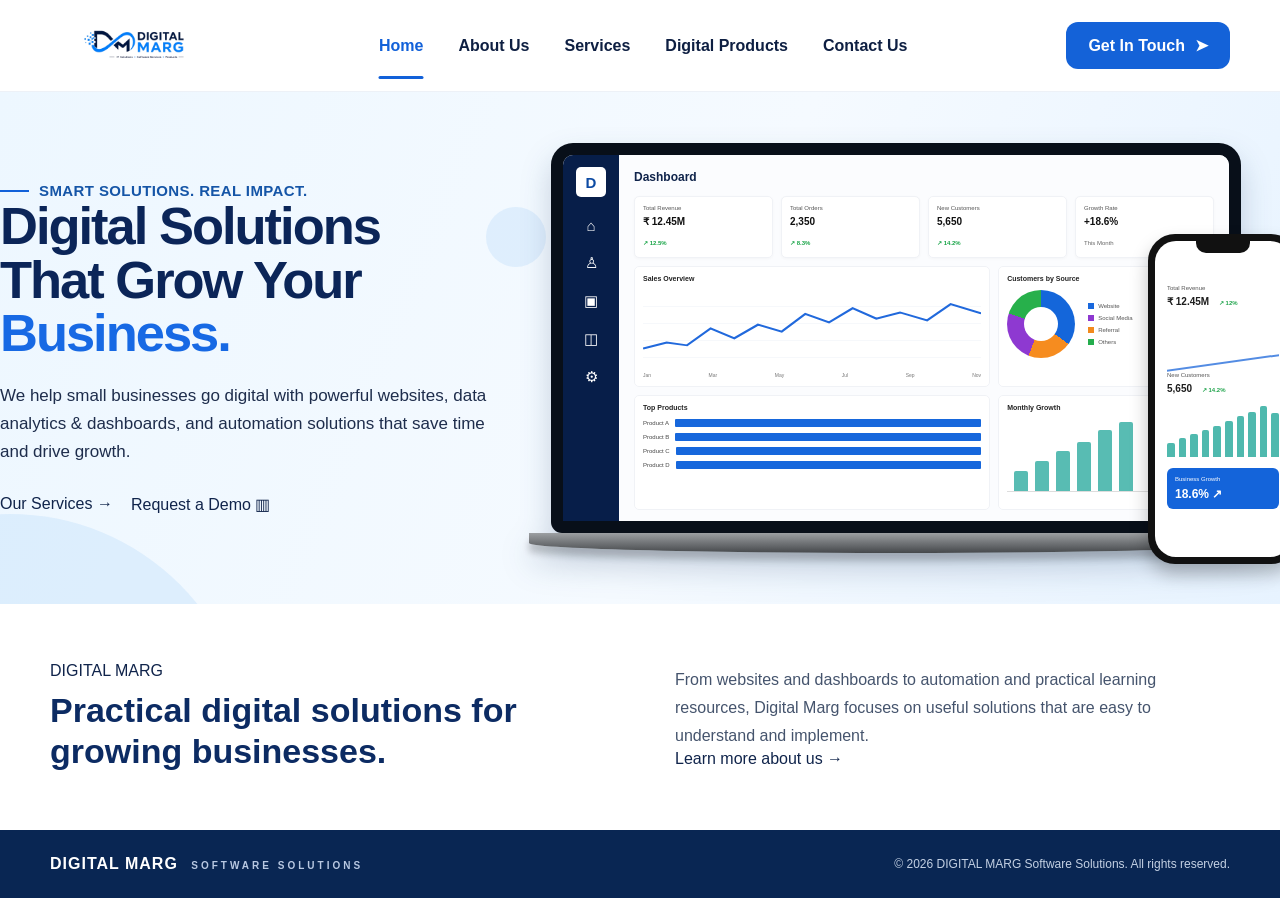
<file: index.html>
<!DOCTYPE html>
<html lang="en">

<head>

    <meta charset="UTF-8">

    <meta
        name="viewport"
        content="width=device-width, initial-scale=1.0"
    >

    <meta
        name="description"
        content="Digital Marg Software Solutions - Professional websites, data analytics, dashboards, automation and digital solutions for growing businesses."
    >

    <meta
        name="keywords"
        content="Digital Marg, software solutions, websites, data analytics, dashboards, automation, digital solutions"
    >

    <meta
        name="author"
        content="Digital Marg Software Solutions"
    >

    <title>
        Digital Marg Software Solutions | Home
    </title>


    <!-- =====================================================
         CSS
    ====================================================== -->

    <link
        rel="stylesheet"
        href="css/common.css"
    >

    <link
        rel="stylesheet"
        href="css/home.css"
    >

</head>


<body>


<!-- =========================================================
     HEADER
========================================================= -->

<header class="header">

    <div class="container nav-wrap">


        <!-- =================================================
             LOGO
        ================================================== -->

        <a
            href="index.html"
            class="brand"
            aria-label="Digital Marg Software Solutions - Home"
        >

            <img
                src="image/DigitalYantra_Logo.png"
                alt="Digital Marg Software Solutions"
                class="brand-logo"
            >

        </a>



        <!-- =================================================
             DESKTOP NAVIGATION
        ================================================== -->

        <nav
            class="nav"
            id="mainNav"
            aria-label="Main Navigation"
        >

            <a
                href="index.html"
                class="active"
            >
                Home
            </a>

            <a href="about.html">
                About Us
            </a>

            <a href="services.html">
                Services
            </a>

            <a href="digital-products.html">
                Digital Products
            </a>

            <a href="contact.html">
                Contact Us
            </a>

        </nav>



        <!-- =================================================
             DESKTOP BUTTON
        ================================================== -->

        <a
            class="top-btn"
            href="contact.html"
        >

            Get In Touch

            <span>
                ➤
            </span>

        </a>



        <!-- =================================================
             MOBILE MENU BUTTON
        ================================================== -->

        <button
            class="menu-btn"
            id="menuBtn"
            type="button"
            aria-label="Open navigation menu"
            aria-expanded="false"
        >

            ☰

        </button>


    </div>

</header>



<!-- =========================================================
     MAIN CONTENT
========================================================= -->

<main>


<!-- =========================================================
     HERO SECTION
========================================================= -->

<section
    class="hero"
    id="home"
>


    <!-- Decorative background shapes -->

    <div
        class="hero-shape shape-1"
        aria-hidden="true"
    ></div>

    <div
        class="hero-shape shape-2"
        aria-hidden="true"
    ></div>



    <div class="container hero-grid">


        <!-- =================================================
             HERO CONTENT
        ================================================== -->

        <div class="hero-content">


            <!-- Eyebrow -->

            <div class="eyebrow">

                <span></span>

                SMART SOLUTIONS. REAL IMPACT.

            </div>



            <!-- Main Heading -->

            <h1>

                Digital Solutions<br>

                That Grow Your<br>

                <span>
                    Business.
                </span>

            </h1>



            <!-- Description -->

            <p>

                We help small businesses go digital with powerful
                websites, data analytics &amp; dashboards, and
                automation solutions that save time and drive growth.

            </p>



            <!-- CTA Buttons -->

            <div class="hero-actions">


                <a
                    class="btn btn-primary"
                    href="services.html"
                >

                    Our Services

                    <span>
                        →
                    </span>

                </a>



                <a
                    class="btn btn-outline"
                    href="contact.html"
                >

                    Request a Demo

                    <span>
                        ▥
                    </span>

                </a>


            </div>


        </div>



        <!-- =================================================
             DEVICE AREA
        ================================================== -->

        <div
            class="device-scene"
            aria-label="Digital Marg analytics dashboard preview"
        >


            <div class="device-wrapper">


                <!-- =================================================
                     LAPTOP
                ================================================== -->

                <div class="laptop">


                    <!-- Laptop Screen -->

                    <div class="laptop-screen">


                        <!-- =============================================
                             SIDEBAR
                        ============================================== -->

                        <div class="screen-sidebar">


                            <!-- Mini Logo -->

                            <div class="mini-logo">
                                D
                            </div>


                            <span>
                                ⌂
                            </span>

                            <span>
                                ♙
                            </span>

                            <span>
                                ▣
                            </span>

                            <span>
                                ◫
                            </span>

                            <span>
                                ⚙
                            </span>


                        </div>



                        <!-- =============================================
                             DASHBOARD
                        ============================================== -->

                        <div class="dashboard">


                            <!-- Dashboard Title -->

                            <div class="dash-title">
                                Dashboard
                            </div>



                            <!-- =========================================
                                 STATISTICS
                            ========================================== -->

                            <div class="stat-row">


                                <div class="stat">

                                    <small>
                                        Total Revenue
                                    </small>

                                    <strong>
                                        ₹ 12.45M
                                    </strong>

                                    <i>
                                        ↗ 12.5%
                                    </i>

                                </div>



                                <div class="stat">

                                    <small>
                                        Total Orders
                                    </small>

                                    <strong>
                                        2,350
                                    </strong>

                                    <i>
                                        ↗ 8.3%
                                    </i>

                                </div>



                                <div class="stat">

                                    <small>
                                        New Customers
                                    </small>

                                    <strong>
                                        5,650
                                    </strong>

                                    <i>
                                        ↗ 14.2%
                                    </i>

                                </div>



                                <div class="stat">

                                    <small>
                                        Growth Rate
                                    </small>

                                    <strong>
                                        +18.6%
                                    </strong>

                                    <i class="plain">
                                        This Month
                                    </i>

                                </div>


                            </div>



                            <!-- =========================================
                                 TOP CHARTS
                            ========================================== -->

                            <div class="chart-row">


                                <!-- =====================================
                                     SALES OVERVIEW
                                ====================================== -->

                                <div class="panel">


                                    <div class="panel-head">
                                        Sales Overview
                                    </div>


                                    <div class="line-chart">


                                        <div class="grid-lines"></div>


                                        <svg
                                            viewBox="0 0 500 160"
                                            preserveAspectRatio="none"
                                            aria-hidden="true"
                                        >

                                            <polyline
                                                points="
                                                    0,125
                                                    35,112
                                                    65,118
                                                    100,82
                                                    135,103
                                                    170,74
                                                    205,89
                                                    240,51
                                                    275,69
                                                    310,39
                                                    345,61
                                                    380,48
                                                    420,65
                                                    455,30
                                                    500,50
                                                "
                                                fill="none"
                                                stroke="currentColor"
                                                stroke-width="4"
                                            />

                                        </svg>


                                        <div class="months">

                                            <span>
                                                Jan
                                            </span>

                                            <span>
                                                Mar
                                            </span>

                                            <span>
                                                May
                                            </span>

                                            <span>
                                                Jul
                                            </span>

                                            <span>
                                                Sep
                                            </span>

                                            <span>
                                                Nov
                                            </span>

                                        </div>


                                    </div>


                                </div>



                                <!-- =====================================
                                     CUSTOMERS BY SOURCE
                                ====================================== -->

                                <div class="panel">


                                    <div class="panel-head">
                                        Customers by Source
                                    </div>


                                    <div class="donut-wrap">


                                        <div
                                            class="donut"
                                            aria-label="Customer source distribution"
                                        ></div>


                                        <div class="legend">


                                            <span>

                                                <b></b>

                                                Website

                                            </span>



                                            <span>

                                                <b></b>

                                                Social Media

                                            </span>



                                            <span>

                                                <b></b>

                                                Referral

                                            </span>



                                            <span>

                                                <b></b>

                                                Others

                                            </span>


                                        </div>


                                    </div>


                                </div>


                            </div>



                            <!-- =========================================
                                 BOTTOM CHARTS
                            ========================================== -->

                            <div class="chart-row bottom-row">


                                <!-- =====================================
                                     TOP PRODUCTS
                                ====================================== -->

                                <div class="panel">


                                    <div class="panel-head">
                                        Top Products
                                    </div>


                                    <div class="bars">


                                        <label>

                                            Product A

                                            <i
                                                style="width:82%"
                                            ></i>

                                        </label>



                                        <label>

                                            Product B

                                            <i
                                                style="width:68%"
                                            ></i>

                                        </label>



                                        <label>

                                            Product C

                                            <i
                                                style="width:48%"
                                            ></i>

                                        </label>



                                        <label>

                                            Product D

                                            <i
                                                style="width:35%"
                                            ></i>

                                        </label>


                                    </div>


                                </div>



                                <!-- =====================================
                                     MONTHLY GROWTH
                                ====================================== -->

                                <div class="panel">


                                    <div class="panel-head">
                                        Monthly Growth
                                    </div>


                                    <div class="growth-bars">


                                        <i
                                            style="height:28%"
                                        ></i>

                                        <i
                                            style="height:42%"
                                        ></i>

                                        <i
                                            style="height:55%"
                                        ></i>

                                        <i
                                            style="height:68%"
                                        ></i>

                                        <i
                                            style="height:85%"
                                        ></i>

                                        <i
                                            style="height:96%"
                                        ></i>


                                    </div>


                                </div>


                            </div>


                        </div>


                    </div>



                    <!-- =================================================
                         LAPTOP BASE
                    ================================================== -->

                    <div class="laptop-base"></div>


                </div>



                <!-- =================================================
                     PHONE
                ================================================== -->

                <div class="phone">


                    <div class="phone-notch"></div>


                    <div class="phone-screen">


                        <small>
                            Total Revenue
                        </small>


                        <strong>

                            ₹ 12.45M

                            <em>
                                ↗ 12%
                            </em>

                        </strong>


                        <div class="phone-line"></div>


                        <small>
                            New Customers
                        </small>


                        <strong>

                            5,650

                            <em>
                                ↗ 14.2%
                            </em>

                        </strong>


                        <div class="phone-bars">


                            <i></i>
                            <i></i>
                            <i></i>
                            <i></i>
                            <i></i>
                            <i></i>
                            <i></i>
                            <i></i>
                            <i></i>
                            <i></i>


                        </div>


                        <div class="phone-growth">


                            Business Growth


                            <b>
                                18.6% ↗
                            </b>


                        </div>


                    </div>


                </div>


            </div>


        </div>


    </div>

</section>



<!-- =========================================================
     INTRO SECTION
========================================================= -->

<section class="home-intro">


    <div class="container intro-grid">


        <!-- Left -->

        <div>


            <div class="section-label">
                DIGITAL MARG
            </div>


            <h2>

                Practical digital solutions
                for growing businesses.

            </h2>


        </div>



        <!-- Right -->

        <div>


            <p>

                From websites and dashboards to automation and practical
                learning resources, Digital Marg focuses on useful
                solutions that are easy to understand and implement.

            </p>


            <a
                class="text-link"
                href="about.html"
            >

                Learn more about us →

            </a>


        </div>


    </div>


</section>


</main>



<!-- =========================================================
     FOOTER
========================================================= -->

<footer>


    <div class="container footer-inner">


        <div class="footer-brand">

            DIGITAL MARG

            <span>
                SOFTWARE SOLUTIONS
            </span>

        </div>


        <p>

            ©
            <span id="year"></span>

            DIGITAL MARG Software Solutions.
            All rights reserved.

        </p>


    </div>


</footer>



<!-- =========================================================
     JAVASCRIPT
========================================================= -->

<script src="js/common.js"></script>


</body>

</html>
</file>
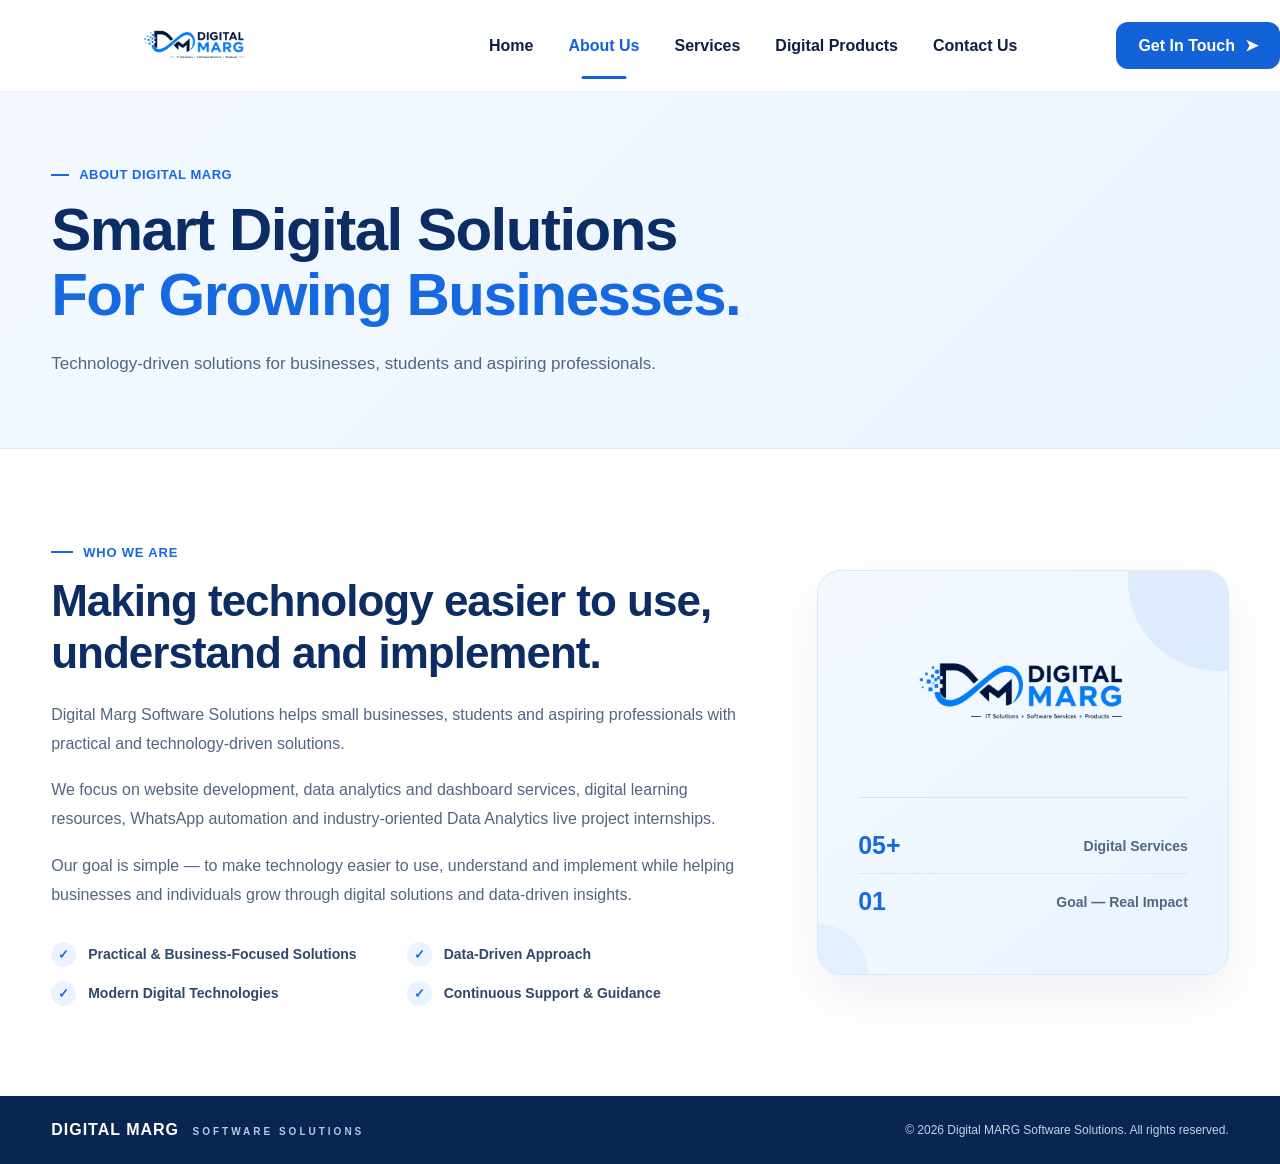
<file: about.html>
<!DOCTYPE html>
<html lang="en">

<head>
    <meta charset="UTF-8">

    <meta name="viewport" content="width=device-width, initial-scale=1.0">

    <meta name="description"
        content="About Digital Marg Software Solutions - Technology-driven digital solutions, data analytics, dashboards, website development, automation and learning resources.">

    <title>About Us | Digital Marg Software Solutions</title>

    <!-- CSS -->
    <link rel="stylesheet" href="css/common.css">
    <link rel="stylesheet" href="css/about.css">
</head>

<body>

    <!-- =========================
         HEADER / NAVIGATION
    ========================== -->

    <header class="header">

        <div class="container nav-wrap">

            <!-- Logo -->
            <a href="index.html" class="brand">

                <img src="image/DigitalYantra_Logo.png"
                     alt="Digital Marg Software Solutions"
                     class="brand-logo">

            </a>


            <!-- Navigation -->
            <nav class="nav" id="mainNav">

                <a href="index.html">
                    Home
                </a>

                <a href="about.html" class="active">
                    About Us
                </a>

                <a href="services.html">
                    Services
                </a>

                <a href="digital-products.html">
                    Digital Products
                </a>

                <a href="contact.html">
                    Contact Us
                </a>

            </nav>


            <!-- Get In Touch Button -->
            <a class="top-btn" href="contact.html">

                Get In Touch

                <span>➤</span>

            </a>


            <!-- Mobile Menu Button -->
            <button class="menu-btn"
                    id="menuBtn"
                    aria-label="Open menu">

                ☰

            </button>

        </div>

    </header>



    <!-- =========================
         MAIN CONTENT
    ========================== -->

    <main>


        <!-- =========================
             PAGE HERO
        ========================== -->

        <section class="page-hero">

            <div class="container">

                <div class="eyebrow">

                    <span></span>

                    ABOUT DIGITAL MARG

                </div>


                <h1>

                    Smart Digital Solutions

                    <br>

                    <span>For Growing Businesses.</span>

                </h1>


                <p>

                    Technology-driven solutions for businesses,
                    students and aspiring professionals.

                </p>

            </div>

        </section>



        <!-- =========================
             ABOUT SECTION
        ========================== -->

        <section class="about-section">

            <div class="container about-grid">


                <!-- =========================
                     LEFT CONTENT
                ========================== -->

                <div class="about-content">


                    <div class="about-label">

                        WHO WE ARE

                    </div>


                    <h2>

                        Making technology easier to use,
                        understand and implement.

                    </h2>


                    <p>

                        Digital Marg Software Solutions helps
                        small businesses, students and aspiring
                        professionals with practical and
                        technology-driven solutions.

                    </p>


                    <p>

                        We focus on website development,
                        data analytics and dashboard services,
                        digital learning resources,
                        WhatsApp automation and
                        industry-oriented Data Analytics
                        live project internships.

                    </p>


                    <p>

                        Our goal is simple — to make technology
                        easier to use, understand and implement
                        while helping businesses and individuals
                        grow through digital solutions and
                        data-driven insights.

                    </p>



                    <!-- =========================
                         ABOUT POINTS
                    ========================== -->

                    <div class="about-points">


                        <div class="about-point">

                            <span>✓</span>

                            <p>
                                Practical &amp;
                                Business-Focused Solutions
                            </p>

                        </div>


                        <div class="about-point">

                            <span>✓</span>

                            <p>
                                Data-Driven Approach
                            </p>

                        </div>


                        <div class="about-point">

                            <span>✓</span>

                            <p>
                                Modern Digital Technologies
                            </p>

                        </div>


                        <div class="about-point">

                            <span>✓</span>

                            <p>
                                Continuous Support &amp;
                                Guidance
                            </p>

                        </div>


                    </div>

                </div>



                <!-- =========================
                     RIGHT ABOUT CARD
                ========================== -->

                <div class="about-card">


                    <!-- Digital Marg Logo -->

                    <div class="about-logo">

                        <img src="image/DigitalYantra_Logo.png"
                             alt="Digital Marg Software Solutions">

                    </div>


                    <!-- Divider -->

                    <div class="about-divider"></div>



                    <!-- =========================
                         STATISTICS
                    ========================== -->

                    <div class="about-stat">

                        <strong>05+</strong>

                        <span>
                            Digital Services
                        </span>

                    </div>


                    <div class="about-stat">

                        <strong>01</strong>

                        <span>
                            Goal — Real Impact
                        </span>

                    </div>


                </div>


            </div>

        </section>


    </main>



    <!-- =========================
         FOOTER
    ========================== -->

    <footer>

        <div class="container footer-inner">


            <div class="footer-brand">

                DIGITAL MARG

                <span>
                    SOFTWARE SOLUTIONS
                </span>

            </div>


            <p>

                ©

                <span id="year"></span>

                Digital MARG Software Solutions.
                All rights reserved.

            </p>


        </div>

    </footer>



    <!-- =========================
         JAVASCRIPT
    ========================== -->

    <script src="js/common.js"></script>

</body>

</html>
</file>
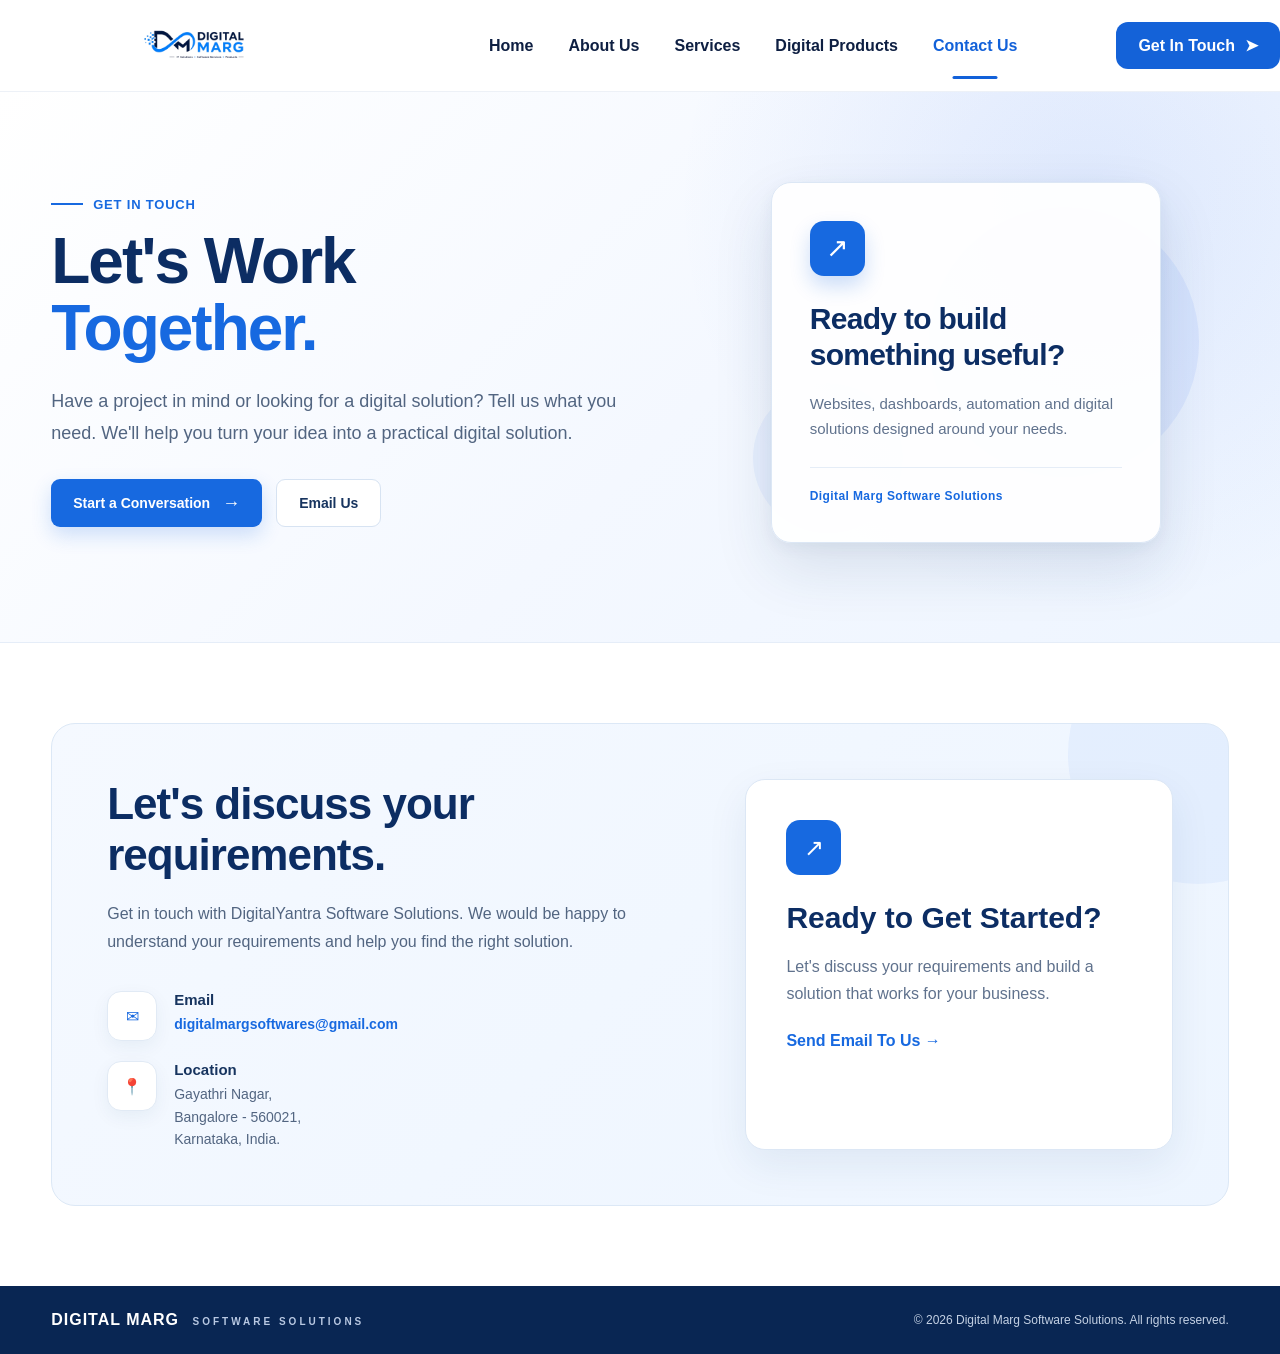
<file: contact.html>
<!DOCTYPE html>
<html lang="en">

<head>
    <meta charset="UTF-8">

    <meta name="viewport"
          content="width=device-width, initial-scale=1.0">

    <meta name="description"
          content="Contact Digital Marg Software Solutions for website development, data analytics, dashboards, automation and digital solutions.">

    <title>Contact Us | Digital Marg Software Solutions</title>

    <!-- Common CSS -->
    <link rel="stylesheet" href="css/common.css">

    <!-- Contact Page CSS -->
    <link rel="stylesheet" href="css/contact.css">
</head>

<body>

    <!-- ================= HEADER ================= -->

    <header class="header">

        <div class="container nav-wrap">

            <a href="index.html" class="brand">
                <img
                    src="image/DigitalYantra_Logo.png"
                    alt="Digital Marg Software Solutions"
                    class="brand-logo">
            </a>

            <nav class="nav" id="mainNav">

                <a href="index.html">
                    Home
                </a>

                <a href="about.html">
                    About Us
                </a>

                <a href="services.html">
                    Services
                </a>

                <a href="digital-products.html">
                    Digital Products
                </a>

                <a href="contact.html" class="active">
                    Contact Us
                </a>

            </nav>

            <a href="contact.html" class="top-btn">
                Get In Touch
                <span>➤</span>
            </a>

            <button
                class="menu-btn"
                id="menuBtn"
                aria-label="Open menu">
                ☰
            </button>

        </div>

    </header>


    <!-- ================= CONTACT HERO ================= -->

    <main>

        <section class="contact-hero">

            <div class="container contact-hero-inner">

                <!-- LEFT -->

                <div class="contact-hero-content">

                    <div class="eyebrow">
                        <span></span>
                        GET IN TOUCH
                    </div>

                    <h1>
                        Let's Work
                        <span>Together.</span>
                    </h1>

                    <p>
                        Have a project in mind or looking for a digital
                        solution? Tell us what you need. We'll help you
                        turn your idea into a practical digital solution.
                    </p>

                    <div class="contact-hero-actions">

                        <a
                            href="#contact-details"
                            class="hero-primary-btn">

                            Start a Conversation
                            <span>→</span>

                        </a>

                        <a
                            href="mailto:ai.analytics.space@gmail.com"
                            class="hero-secondary-btn">

                            Email Us

                        </a>

                    </div>

                </div>


                <!-- RIGHT -->

                <div class="contact-hero-visual">

                    <div class="hero-circle circle-one"></div>

                    <div class="hero-circle circle-two"></div>


                    <div class="contact-visual-card">

                        <div class="visual-icon">
                            ↗
                        </div>

                        <h3>
                            Ready to build<br>
                            something useful?
                        </h3>

                        <p>
                            Websites, dashboards, automation and
                            digital solutions designed around your needs.
                        </p>

                        <div class="visual-line"></div>

                        <span>
                            Digital Marg Software Solutions
                        </span>

                    </div>

                </div>

            </div>

        </section>


        <!-- ================= CONTACT DETAILS ================= -->

        <section
            class="contact-section"
            id="contact-details">

            <div class="container">

                <div class="contact-box">


                    <!-- LEFT -->

                    <div>

                        <h2>
                            Let's discuss your requirements.
                        </h2>

                        <p>
                            Get in touch with DigitalYantra Software
                            Solutions. We would be happy to understand
                            your requirements and help you find the
                            right solution.
                        </p>


                        <div class="contact-info">


                            <!-- EMAIL -->

                            <div class="contact-info-item">

                                <div class="contact-info-icon">
                                    ✉
                                </div>

                                <div>

                                    <h4>
                                        Email
                                    </h4>

                                    <a href="mailto:digitalmargsoftwares@gmail.com">
                                        digitalmargsoftwares@gmail.com
                                    </a>

                                </div>

                            </div>


                            <!-- LOCATION -->

                            <div class="contact-info-item">

                                <div class="contact-info-icon">
                                    📍
                                </div>

                                <div>

                                    <h4>
                                        Location
                                    </h4>

                                    <p>
                                        Gayathri Nagar,<br>
                                        Bangalore - 560021,<br>
                                        Karnataka, India.
                                    </p>

                                </div>

                            </div>

                        </div>

                    </div>


                    <!-- RIGHT CTA -->

                    <div class="contact-cta">

                        <div class="contact-cta-icon">
                            ↗
                        </div>

                        <h3>
                            Ready to Get Started?
                        </h3>

                        <p>
                            Let's discuss your requirements and
                            build a solution that works for your
                            business.
                        </p>

                        <a href="mailto:digitalmargsoftwares@gmail.com">
                            Send Email To Us →
                        </a>

                    </div>


                </div>

            </div>

        </section>

    </main>


    <!-- ================= FOOTER ================= -->

    <footer>

        <div class="container footer-inner">

            <div class="footer-brand">
                DIGITAL MARG
                <span>SOFTWARE SOLUTIONS</span>
            </div>

            <p>
                © <span id="year"></span>
                Digital Marg Software Solutions.
                All rights reserved.
            </p>

        </div>

    </footer>


    <!-- ================= JAVASCRIPT ================= -->

    <script src="js/common.js"></script>

</body>

</html>
</file>
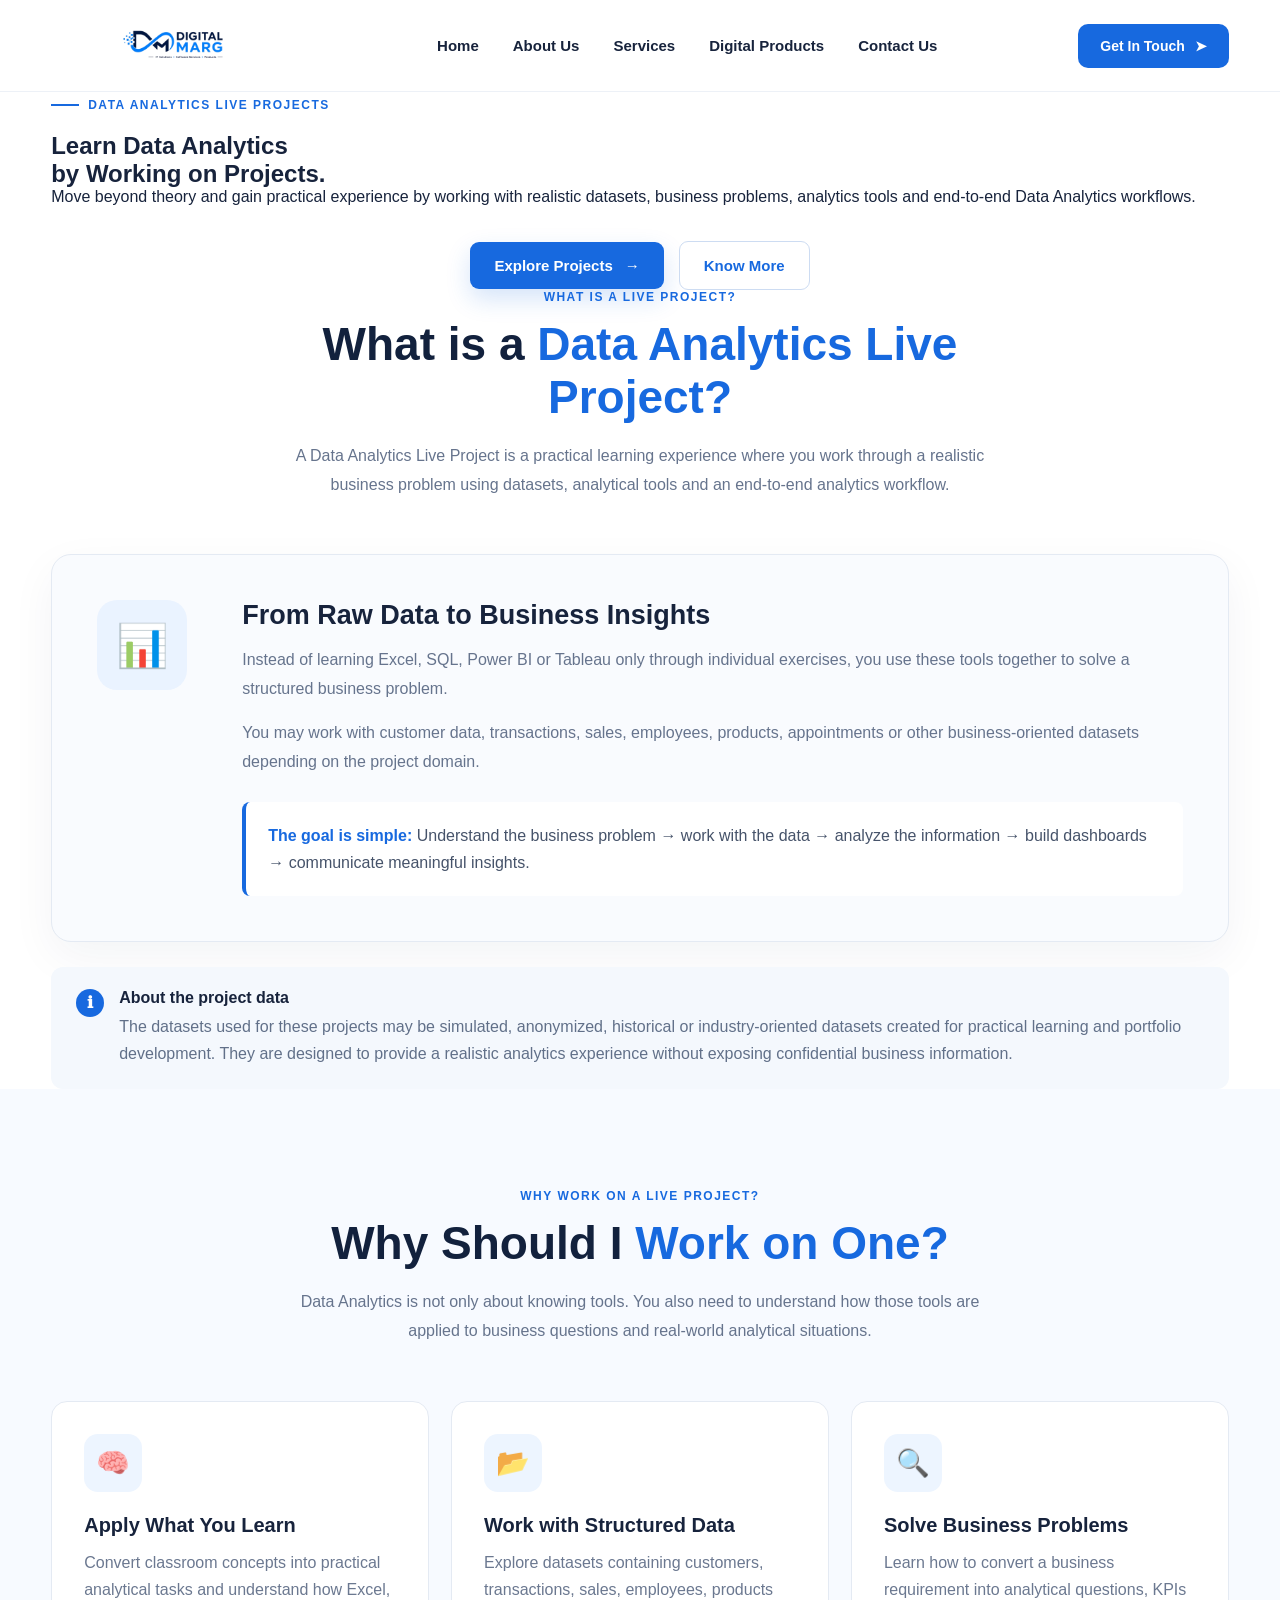
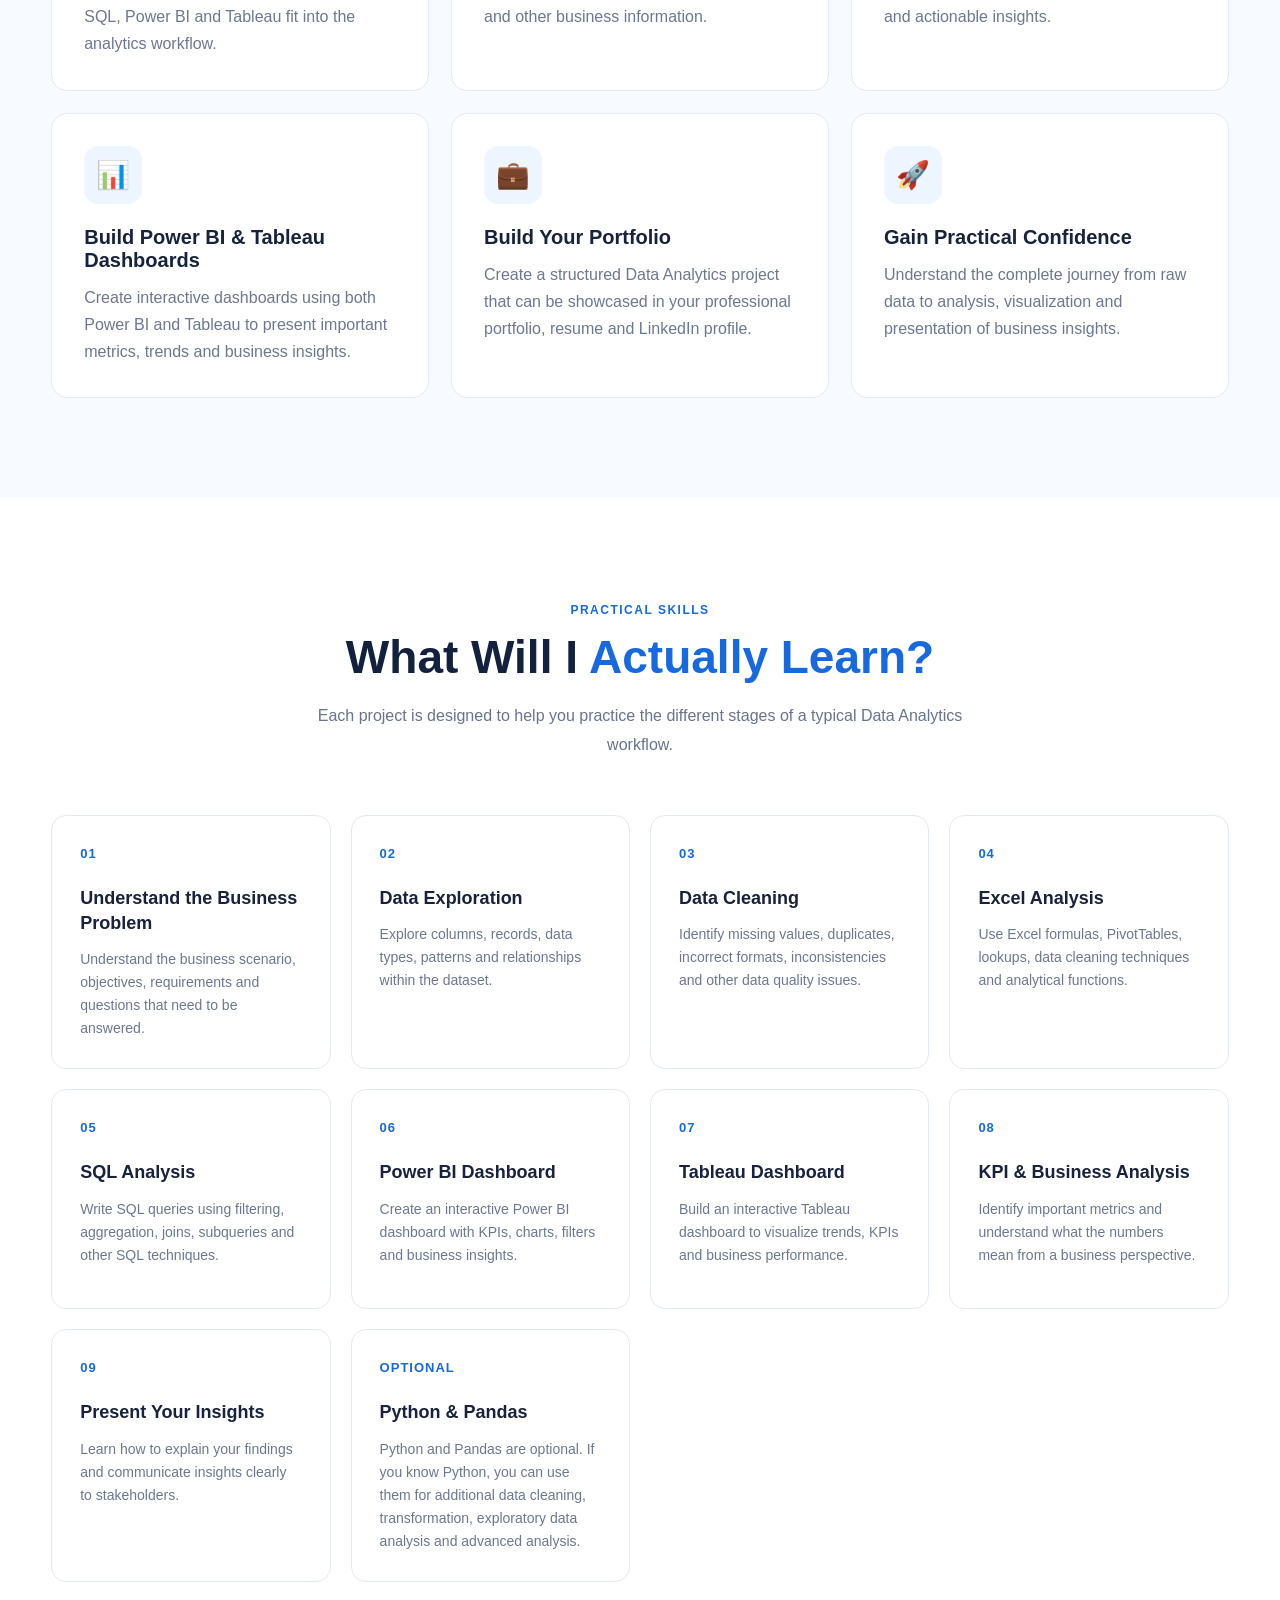
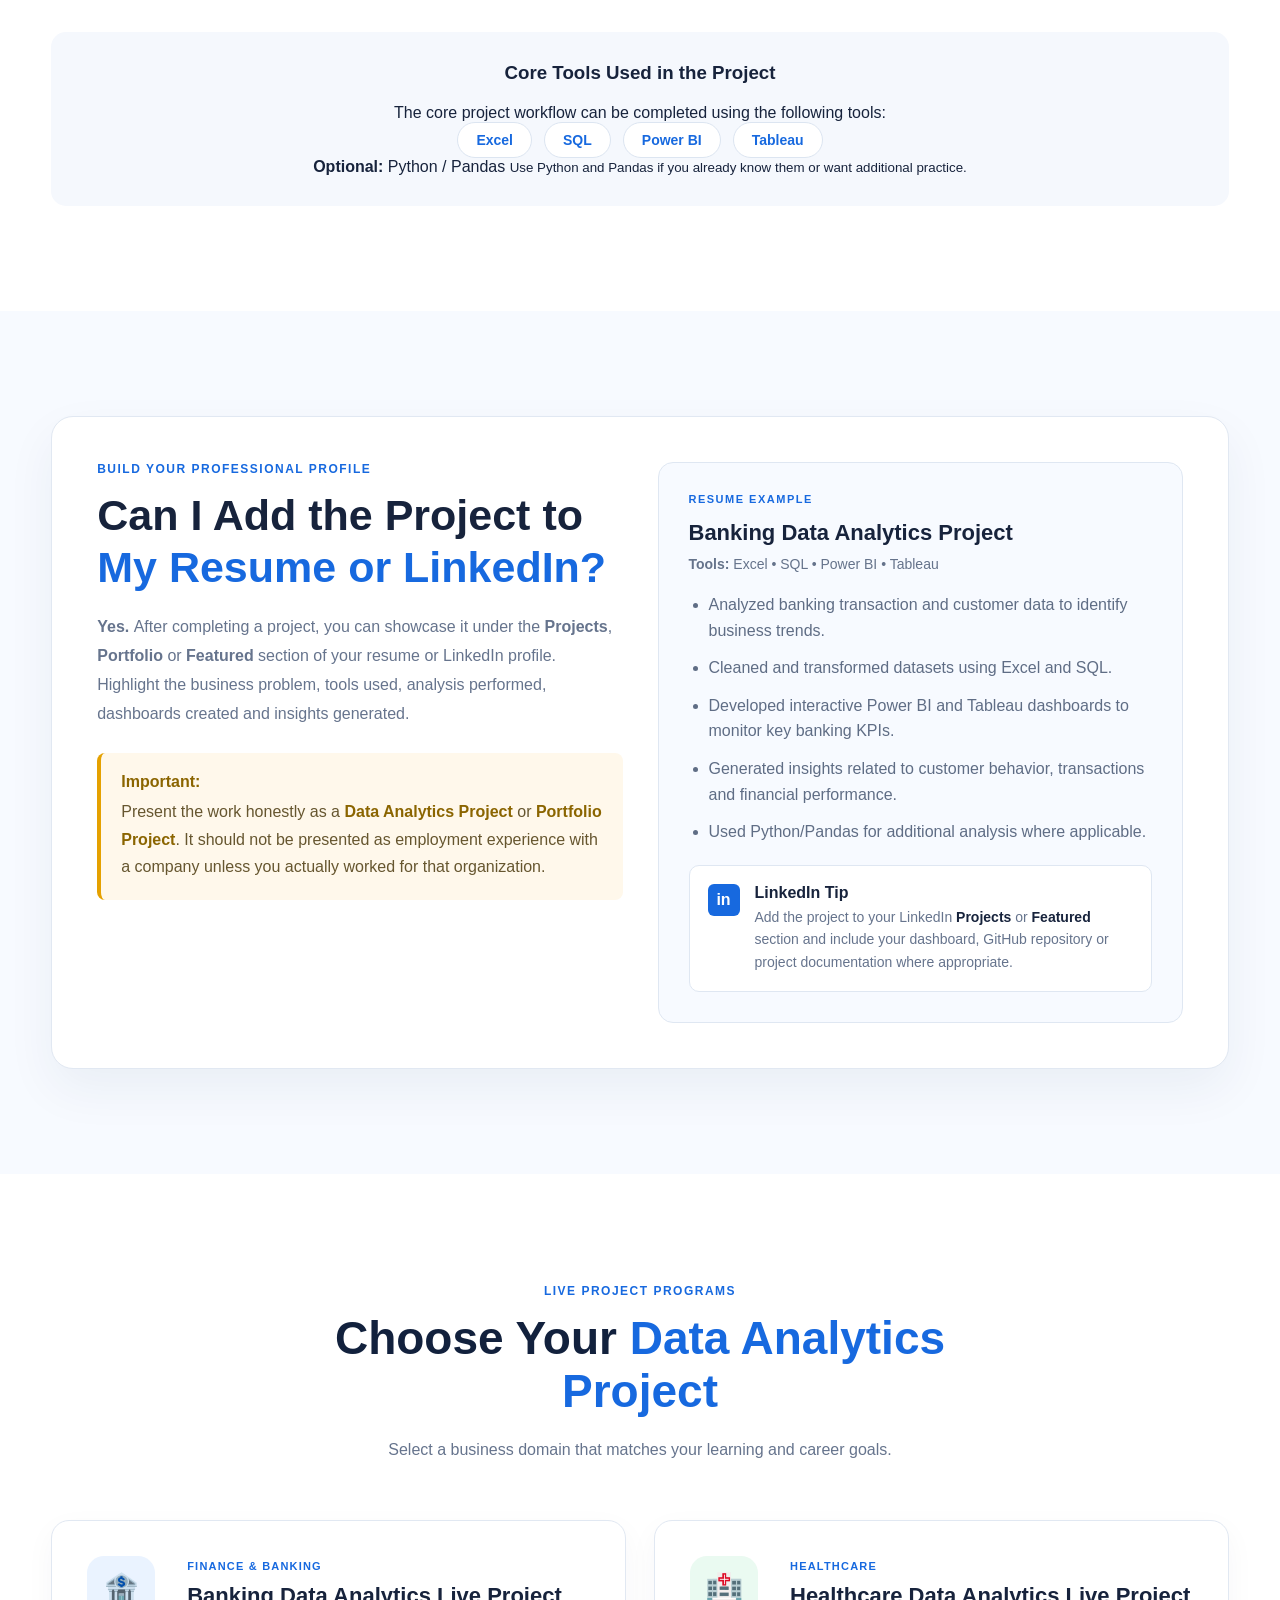
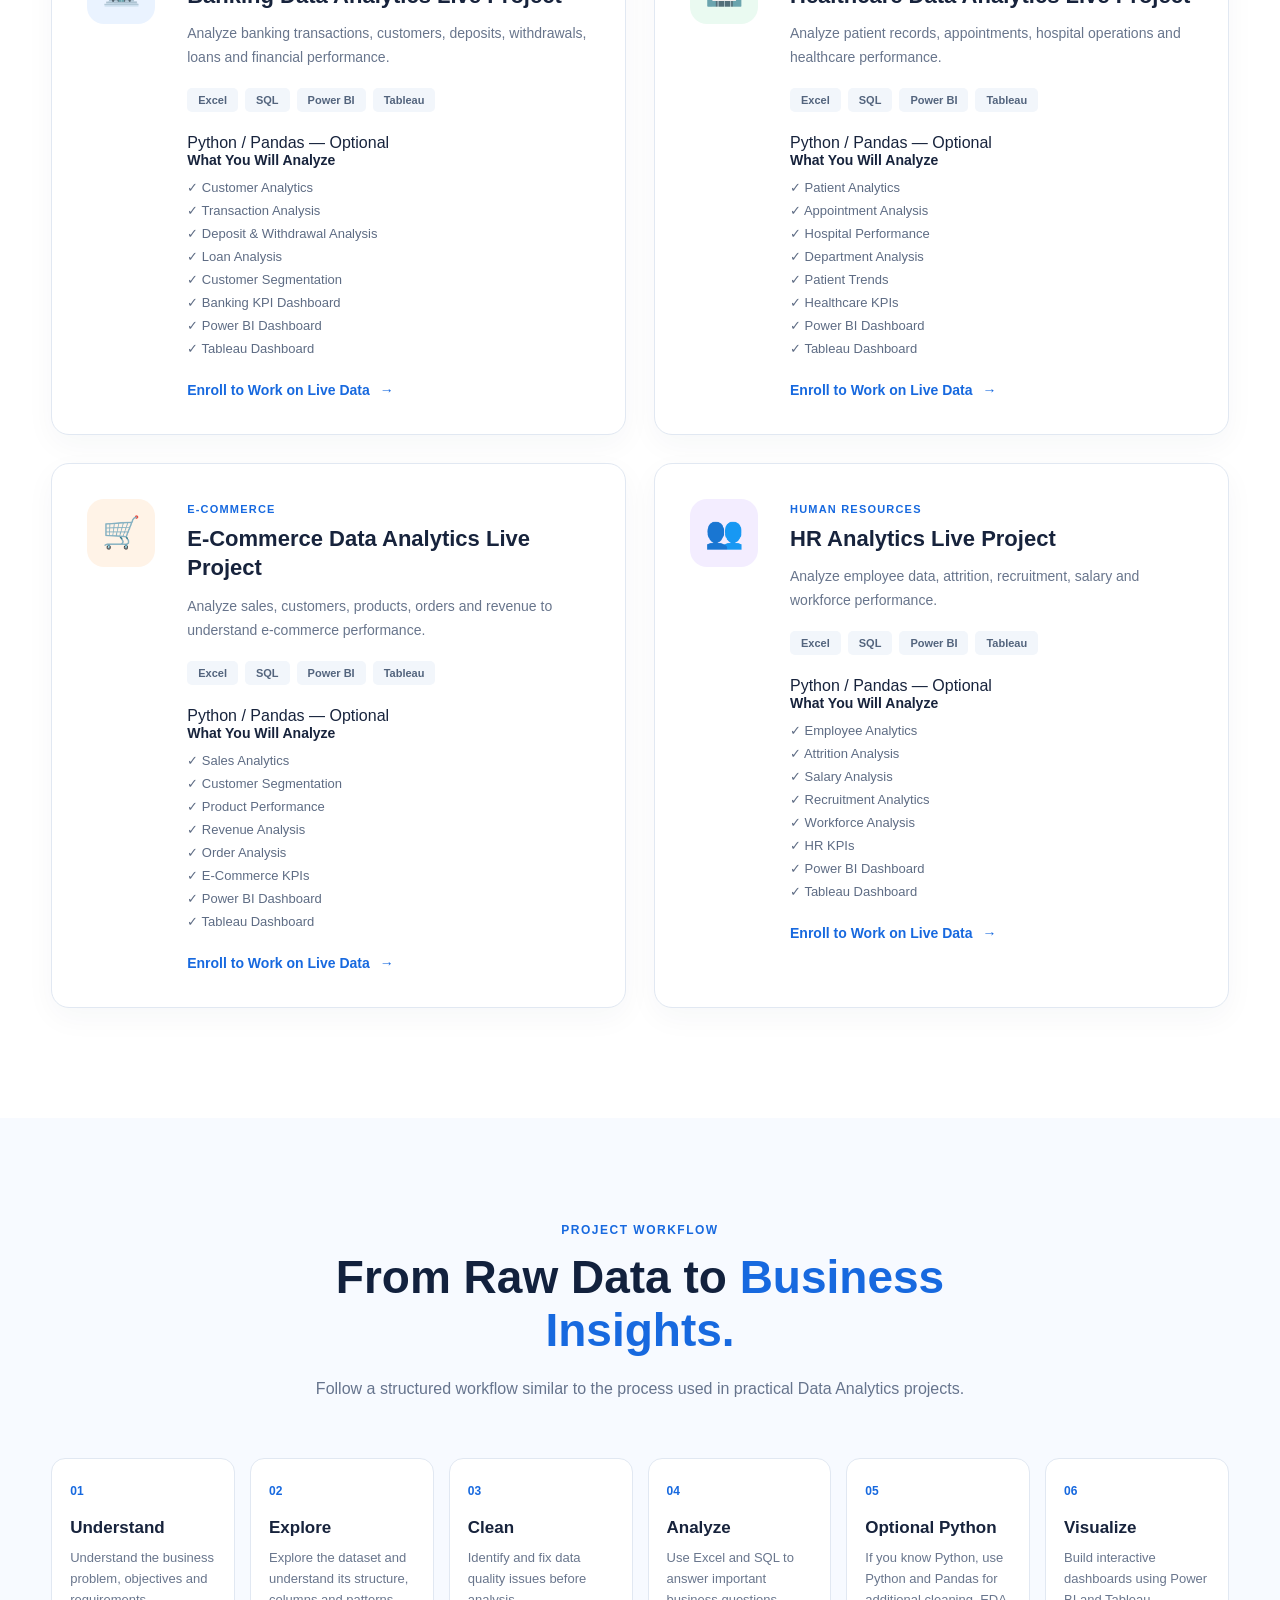
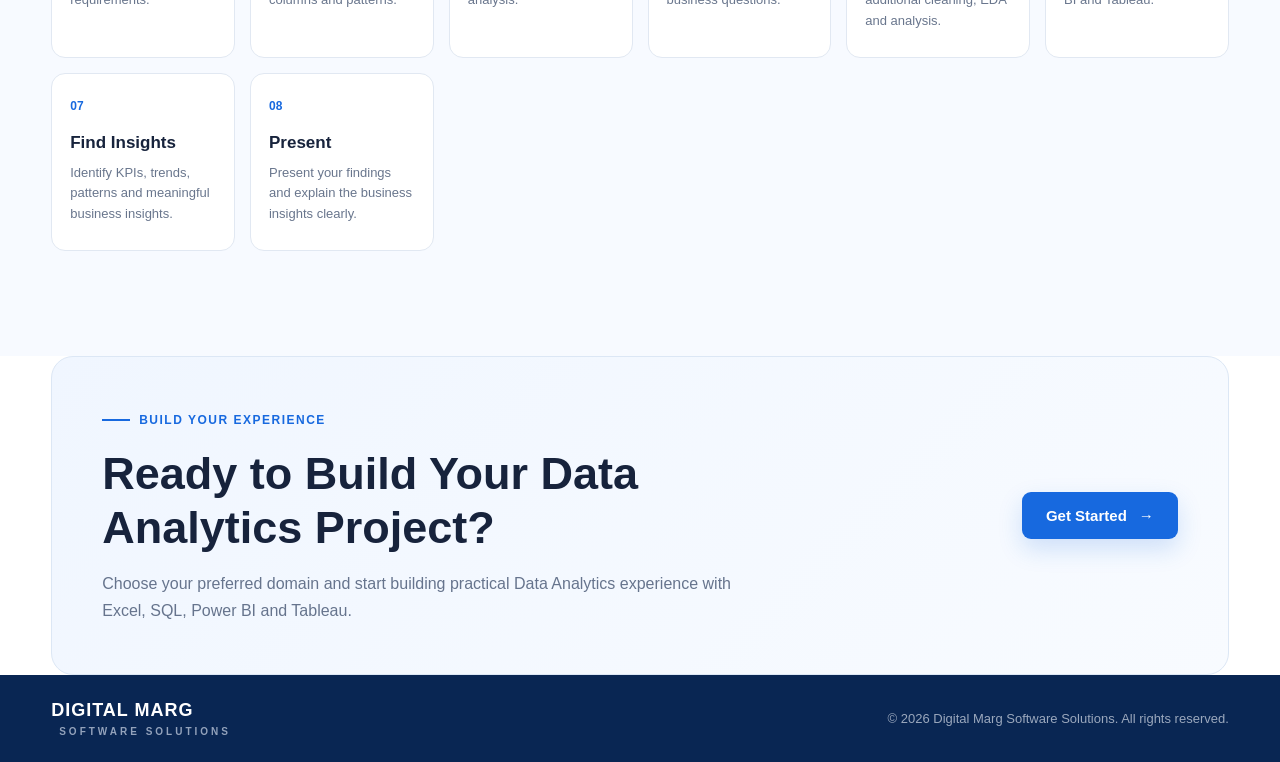
<file: da-live-projects.html>
<!DOCTYPE html>
<html lang="en">

<head>

    <meta charset="UTF-8">

    <meta name="viewport"
          content="width=device-width, initial-scale=1.0">

    <meta name="description"
          content="Data Analytics Live Projects by DigitalYantra Software Solutions. Gain practical experience with Excel, SQL, Power BI and Tableau through industry-oriented analytics projects. Python and Pandas are optional.">

    <meta name="keywords"
          content="Data Analytics Live Projects, Data Analyst Projects, Power BI Projects, Tableau Projects, SQL Projects, Excel Projects, Python Pandas Optional, Analytics Portfolio">

    <title>
        Data Analytics Live Projects | Digital Marg Software Solutions
    </title>

    <link rel="stylesheet"
          href="css/common.css">

    <link rel="stylesheet"
          href="css/da-live-projects.css">

</head>


<body>


<!-- =========================================================
     HEADER / NAVIGATION
========================================================= -->

<header class="header">

    <div class="container nav-wrap">


        <!-- LOGO -->

        <a href="index.html"
           class="brand">

            <img
                src="image/DigitalYantra_Logo.png"
                alt="Digital Marg Software Solutions"
                class="brand-logo">

        </a>


        <!-- NAVIGATION -->

        <nav class="nav"
             id="mainNav">

            <a href="index.html">
                Home
            </a>

            <a href="about.html">
                About Us
            </a>

            <a href="services.html">
                Services
            </a>

            <a href="digital-products.html">
                Digital Products
            </a>

            <a href="contact.html">
                Contact Us
            </a>

        </nav>


        <!-- TOP BUTTON -->

        <a class="top-btn"
           href="contact.html">

            Get In Touch

            <span>➤</span>

        </a>


        <!-- MOBILE MENU -->

        <button
            class="menu-btn"
            id="menuBtn"
            aria-label="Open menu">

            ☰

        </button>


    </div>

</header>



<main>


<!-- =========================================================
     HERO SECTION
========================================================= -->

<section class="page-hero">

    <div class="container">


        <div class="eyebrow">

            <span></span>

            DATA ANALYTICS LIVE PROJECTS

        </div>


        <h1>

            Learn Data Analytics<br>

            <span>by Working on Projects.</span>

        </h1>


        <p>

            Move beyond theory and gain practical experience
            by working with realistic datasets, business
            problems, analytics tools and end-to-end
            Data Analytics workflows.

        </p>


        <div class="hero-buttons">


            <a href="#projects"
               class="cta-button">

                Explore Projects

                <span>→</span>

            </a>


            <a href="#what-is-live-project"
               class="secondary-button">

                Know More

            </a>


        </div>


    </div>

</section>



<!-- =========================================================
     WHAT IS A LIVE PROJECT
========================================================= -->

<section class="definition-section"
         id="what-is-live-project">

    <div class="container">


        <div class="section-heading">

            <div class="about-label">

                WHAT IS A LIVE PROJECT?

            </div>


            <h2>

                What is a
                <span>Data Analytics Live Project?</span>

            </h2>


            <p>

                A Data Analytics Live Project is a practical
                learning experience where you work through a
                realistic business problem using datasets,
                analytical tools and an end-to-end analytics
                workflow.

            </p>

        </div>



        <div class="definition-box">


            <div class="definition-icon">

                📊

            </div>


            <div class="definition-content">


                <h3>

                    From Raw Data to Business Insights

                </h3>


                <p>

                    Instead of learning Excel, SQL, Power BI
                    or Tableau only through individual exercises,
                    you use these tools together to solve a
                    structured business problem.

                </p>


                <p>

                    You may work with customer data, transactions,
                    sales, employees, products, appointments or
                    other business-oriented datasets depending
                    on the project domain.

                </p>


                <div class="definition-highlight">

                    <strong>
                        The goal is simple:
                    </strong>

                    Understand the business problem →
                    work with the data →
                    analyze the information →
                    build dashboards →
                    communicate meaningful insights.

                </div>


            </div>


        </div>



        <div class="project-data-note">


            <div class="note-icon">

                ℹ

            </div>


            <div>

                <strong>
                    About the project data
                </strong>


                <p>

                    The datasets used for these projects may be
                    simulated, anonymized, historical or
                    industry-oriented datasets created for
                    practical learning and portfolio development.
                    They are designed to provide a realistic
                    analytics experience without exposing
                    confidential business information.

                </p>

            </div>


        </div>


    </div>

</section>



<!-- =========================================================
     WHY WORK ON LIVE PROJECT
========================================================= -->

<section class="why-section">

    <div class="container">


        <div class="section-heading">


            <div class="about-label">

                WHY WORK ON A LIVE PROJECT?

            </div>


            <h2>

                Why Should I
                <span>Work on One?</span>

            </h2>


            <p>

                Data Analytics is not only about knowing tools.
                You also need to understand how those tools are
                applied to business questions and real-world
                analytical situations.

            </p>


        </div>



        <div class="why-grid">


            <!-- CARD 1 -->

            <div class="why-card">

                <div class="why-icon">
                    🧠
                </div>

                <h3>
                    Apply What You Learn
                </h3>

                <p>

                    Convert classroom concepts into practical
                    analytical tasks and understand how Excel,
                    SQL, Power BI and Tableau fit into the
                    analytics workflow.

                </p>

            </div>



            <!-- CARD 2 -->

            <div class="why-card">

                <div class="why-icon">
                    📂
                </div>

                <h3>
                    Work with Structured Data
                </h3>

                <p>

                    Explore datasets containing customers,
                    transactions, sales, employees, products
                    and other business information.

                </p>

            </div>



            <!-- CARD 3 -->

            <div class="why-card">

                <div class="why-icon">
                    🔍
                </div>

                <h3>
                    Solve Business Problems
                </h3>

                <p>

                    Learn how to convert a business requirement
                    into analytical questions, KPIs and
                    actionable insights.

                </p>

            </div>



            <!-- CARD 4 -->

            <div class="why-card">

                <div class="why-icon">
                    📊
                </div>

                <h3>
                    Build Power BI & Tableau Dashboards
                </h3>

                <p>

                    Create interactive dashboards using both
                    Power BI and Tableau to present important
                    metrics, trends and business insights.

                </p>

            </div>



            <!-- CARD 5 -->

            <div class="why-card">

                <div class="why-icon">
                    💼
                </div>

                <h3>
                    Build Your Portfolio
                </h3>

                <p>

                    Create a structured Data Analytics project
                    that can be showcased in your professional
                    portfolio, resume and LinkedIn profile.

                </p>

            </div>



            <!-- CARD 6 -->

            <div class="why-card">

                <div class="why-icon">
                    🚀
                </div>

                <h3>
                    Gain Practical Confidence
                </h3>

                <p>

                    Understand the complete journey from raw
                    data to analysis, visualization and
                    presentation of business insights.

                </p>

            </div>


        </div>


    </div>

</section>



<!-- =========================================================
     WHAT WILL I LEARN
========================================================= -->

<section class="learning-section">

    <div class="container">


        <div class="section-heading">


            <div class="about-label">

                PRACTICAL SKILLS

            </div>


            <h2>

                What Will I
                <span>Actually Learn?</span>

            </h2>


            <p>

                Each project is designed to help you practice
                the different stages of a typical Data Analytics
                workflow.

            </p>


        </div>



        <div class="learning-grid">


            <!-- 01 -->

            <div class="learning-card">

                <span class="learning-number">
                    01
                </span>

                <h3>
                    Understand the Business Problem
                </h3>

                <p>

                    Understand the business scenario,
                    objectives, requirements and questions
                    that need to be answered.

                </p>

            </div>



            <!-- 02 -->

            <div class="learning-card">

                <span class="learning-number">
                    02
                </span>

                <h3>
                    Data Exploration
                </h3>

                <p>

                    Explore columns, records, data types,
                    patterns and relationships within
                    the dataset.

                </p>

            </div>



            <!-- 03 -->

            <div class="learning-card">

                <span class="learning-number">
                    03
                </span>

                <h3>
                    Data Cleaning
                </h3>

                <p>

                    Identify missing values, duplicates,
                    incorrect formats, inconsistencies
                    and other data quality issues.

                </p>

            </div>



            <!-- 04 -->

            <div class="learning-card">

                <span class="learning-number">
                    04
                </span>

                <h3>
                    Excel Analysis
                </h3>

                <p>

                    Use Excel formulas, PivotTables,
                    lookups, data cleaning techniques
                    and analytical functions.

                </p>

            </div>



            <!-- 05 -->

            <div class="learning-card">

                <span class="learning-number">
                    05
                </span>

                <h3>
                    SQL Analysis
                </h3>

                <p>

                    Write SQL queries using filtering,
                    aggregation, joins, subqueries and
                    other SQL techniques.

                </p>

            </div>



            <!-- 06 -->

            <div class="learning-card">

                <span class="learning-number">
                    06
                </span>

                <h3>
                    Power BI Dashboard
                </h3>

                <p>

                    Create an interactive Power BI dashboard
                    with KPIs, charts, filters and
                    business insights.

                </p>

            </div>



            <!-- 07 -->

            <div class="learning-card">

                <span class="learning-number">
                    07
                </span>

                <h3>
                    Tableau Dashboard
                </h3>

                <p>

                    Build an interactive Tableau dashboard
                    to visualize trends, KPIs and business
                    performance.

                </p>

            </div>



            <!-- 08 -->

            <div class="learning-card">

                <span class="learning-number">
                    08
                </span>

                <h3>
                    KPI &amp; Business Analysis
                </h3>

                <p>

                    Identify important metrics and understand
                    what the numbers mean from a business
                    perspective.

                </p>

            </div>



            <!-- 09 -->

            <div class="learning-card">

                <span class="learning-number">
                    09
                </span>

                <h3>
                    Present Your Insights
                </h3>

                <p>

                    Learn how to explain your findings and
                    communicate insights clearly to
                    stakeholders.

                </p>

            </div>



            <!-- 10 -->

            <div class="learning-card">

                <span class="learning-number">
                    OPTIONAL
                </span>

                <h3>
                    Python &amp; Pandas
                </h3>

                <p>

                    Python and Pandas are optional. If you
                    know Python, you can use them for
                    additional data cleaning, transformation,
                    exploratory data analysis and advanced
                    analysis.

                </p>

            </div>


        </div>



        <!-- =================================================
             TOOLS
        ================================================== -->

        <div class="tools-box">

            <h3>
                Core Tools Used in the Project
            </h3>


            <p>

                The core project workflow can be completed
                using the following tools:

            </p>


            <div class="tools-list">

                <span>Excel</span>

                <span>SQL</span>

                <span>Power BI</span>

                <span>Tableau</span>

            </div>


            <div class="optional-tools">

                <strong>
                    Optional:
                </strong>

                Python / Pandas

                <small>

                    Use Python and Pandas if you already
                    know them or want additional practice.

                </small>

            </div>


        </div>


    </div>

</section>



<!-- =========================================================
     RESUME / LINKEDIN SECTION
========================================================= -->

<section class="resume-section">

    <div class="container">


        <div class="resume-box">


            <div class="resume-main">


                <div class="about-label">

                    BUILD YOUR PROFESSIONAL PROFILE

                </div>


                <h2>

                    Can I Add the Project to
                    <span>My Resume or LinkedIn?</span>

                </h2>


                <p>

                    <strong>
                        Yes.
                    </strong>

                    After completing a project, you can showcase
                    it under the <strong>Projects</strong>,
                    <strong>Portfolio</strong> or
                    <strong>Featured</strong> section of your
                    resume or LinkedIn profile.

                </p>


                <p>

                    Highlight the business problem, tools used,
                    analysis performed, dashboards created and
                    insights generated.

                </p>


                <div class="resume-warning">

                    <strong>
                        Important:
                    </strong>


                    <p>

                        Present the work honestly as a
                        <strong>Data Analytics Project</strong>
                        or <strong>Portfolio Project</strong>.

                        It should not be presented as employment
                        experience with a company unless you
                        actually worked for that organization.

                    </p>


                </div>


            </div>



            <!-- RESUME EXAMPLE -->

            <div class="resume-example">


                <div class="resume-example-label">

                    RESUME EXAMPLE

                </div>


                <h3>

                    Banking Data Analytics Project

                </h3>


                <p class="resume-tools">

                    <strong>Tools:</strong>

                    Excel • SQL • Power BI • Tableau

                </p>


                <ul>

                    <li>

                        Analyzed banking transaction and
                        customer data to identify business trends.

                    </li>


                    <li>

                        Cleaned and transformed datasets using
                        Excel and SQL.

                    </li>


                    <li>

                        Developed interactive Power BI and
                        Tableau dashboards to monitor key
                        banking KPIs.

                    </li>


                    <li>

                        Generated insights related to customer
                        behavior, transactions and financial
                        performance.

                    </li>


                    <li>

                        Used Python/Pandas for additional
                        analysis where applicable.

                    </li>

                </ul>


                <div class="linkedin-tip">


                    <span>
                        in
                    </span>


                    <div>

                        <strong>
                            LinkedIn Tip
                        </strong>

                        <p>

                            Add the project to your LinkedIn
                            <strong>Projects</strong> or
                            <strong>Featured</strong> section
                            and include your dashboard,
                            GitHub repository or project
                            documentation where appropriate.

                        </p>

                    </div>


                </div>


            </div>


        </div>


    </div>

</section>



<!-- =========================================================
     PROJECT PROGRAMS
========================================================= -->

<section class="projects-section"
         id="projects">

    <div class="container">


        <div class="section-heading">


            <div class="about-label">

                LIVE PROJECT PROGRAMS

            </div>


            <h2>

                Choose Your
                <span>Data Analytics Project</span>

            </h2>


            <p>

                Select a business domain that matches your
                learning and career goals.

            </p>


        </div>



        <div class="project-grid">


            <!-- =================================================
                 BANKING
            ================================================== -->

            <article class="project-card">


                <div class="project-icon blue">
                    🏦
                </div>


                <div class="project-content">


                    <span class="project-category">

                        FINANCE &amp; BANKING

                    </span>


                    <h3>

                        Banking Data Analytics
                        Live Project

                    </h3>


                    <p>

                        Analyze banking transactions,
                        customers, deposits, withdrawals,
                        loans and financial performance.

                    </p>


                    <!-- CORE TOOLS -->

                    <div class="project-tools">

                        <span>Excel</span>
                        <span>SQL</span>
                        <span>Power BI</span>
                        <span>Tableau</span>

                    </div>


                    <div class="optional-project-tool">

                        Python / Pandas — Optional

                    </div>


                    <h4>
                        What You Will Analyze
                    </h4>


                    <ul>

                        <li>✓ Customer Analytics</li>

                        <li>✓ Transaction Analysis</li>

                        <li>✓ Deposit &amp; Withdrawal Analysis</li>

                        <li>✓ Loan Analysis</li>

                        <li>✓ Customer Segmentation</li>

                        <li>✓ Banking KPI Dashboard</li>

                        <li>✓ Power BI Dashboard</li>

                        <li>✓ Tableau Dashboard</li>

                    </ul>


                    <a href="bank-live-project.html"
                        class="subscribe-btn">

                        Enroll to Work on Live Data

                        <span>→</span>

                    </a>


                </div>


            </article>



            <!-- =================================================
                 HEALTHCARE
            ================================================== -->

            <article class="project-card">


                <div class="project-icon green">
                    🏥
                </div>


                <div class="project-content">


                    <span class="project-category">

                        HEALTHCARE

                    </span>


                    <h3>

                        Healthcare Data Analytics
                        Live Project

                    </h3>


                    <p>

                        Analyze patient records,
                        appointments, hospital operations
                        and healthcare performance.

                    </p>


                    <div class="project-tools">

                        <span>Excel</span>
                        <span>SQL</span>
                        <span>Power BI</span>
                        <span>Tableau</span>

                    </div>


                    <div class="optional-project-tool">

                        Python / Pandas — Optional

                    </div>


                    <h4>
                        What You Will Analyze
                    </h4>


                    <ul>

                        <li>✓ Patient Analytics</li>

                        <li>✓ Appointment Analysis</li>

                        <li>✓ Hospital Performance</li>

                        <li>✓ Department Analysis</li>

                        <li>✓ Patient Trends</li>

                        <li>✓ Healthcare KPIs</li>

                        <li>✓ Power BI Dashboard</li>

                        <li>✓ Tableau Dashboard</li>

                    </ul>


                    <a href="contact.html?project=banking"
                        class="subscribe-btn">

                        Enroll to Work on Live Data

                        <span>→</span>

                    </a>


                </div>


            </article>



            <!-- =================================================
                 E-COMMERCE
            ================================================== -->

            <article class="project-card">


                <div class="project-icon orange">
                    🛒
                </div>


                <div class="project-content">


                    <span class="project-category">

                        E-COMMERCE

                    </span>


                    <h3>

                        E-Commerce Data Analytics
                        Live Project

                    </h3>


                    <p>

                        Analyze sales, customers, products,
                        orders and revenue to understand
                        e-commerce performance.

                    </p>


                    <div class="project-tools">

                        <span>Excel</span>
                        <span>SQL</span>
                        <span>Power BI</span>
                        <span>Tableau</span>

                    </div>


                    <div class="optional-project-tool">

                        Python / Pandas — Optional

                    </div>


                    <h4>
                        What You Will Analyze
                    </h4>


                    <ul>

                        <li>✓ Sales Analytics</li>

                        <li>✓ Customer Segmentation</li>

                        <li>✓ Product Performance</li>

                        <li>✓ Revenue Analysis</li>

                        <li>✓ Order Analysis</li>

                        <li>✓ E-Commerce KPIs</li>

                        <li>✓ Power BI Dashboard</li>

                        <li>✓ Tableau Dashboard</li>

                    </ul>


                    <a href="contact.html?project=banking"
                    class="subscribe-btn">

                    Enroll to Work on Live Data

                    <span>→</span>

                </a>


                </div>


            </article>



            <!-- =================================================
                 HR ANALYTICS
            ================================================== -->

            <article class="project-card">


                <div class="project-icon purple">
                    👥
                </div>


                <div class="project-content">


                    <span class="project-category">

                        HUMAN RESOURCES

                    </span>


                    <h3>

                        HR Analytics
                        Live Project

                    </h3>


                    <p>

                        Analyze employee data, attrition,
                        recruitment, salary and workforce
                        performance.

                    </p>


                    <div class="project-tools">

                        <span>Excel</span>
                        <span>SQL</span>
                        <span>Power BI</span>
                        <span>Tableau</span>

                    </div>


                    <div class="optional-project-tool">

                        Python / Pandas — Optional

                    </div>


                    <h4>
                        What You Will Analyze
                    </h4>


                    <ul>

                        <li>✓ Employee Analytics</li>

                        <li>✓ Attrition Analysis</li>

                        <li>✓ Salary Analysis</li>

                        <li>✓ Recruitment Analytics</li>

                        <li>✓ Workforce Analysis</li>

                        <li>✓ HR KPIs</li>

                        <li>✓ Power BI Dashboard</li>

                        <li>✓ Tableau Dashboard</li>

                    </ul>


                    <a href="contact.html?project=banking"
                        class="subscribe-btn">

                        Enroll to Work on Live Data

                        <span>→</span>

                    </a>


                </div>


            </article>


        </div>


    </div>

</section>



<!-- =========================================================
     PROJECT WORKFLOW
========================================================= -->

<section class="workflow-section">

    <div class="container">


        <div class="section-heading">


            <div class="about-label">

                PROJECT WORKFLOW

            </div>


            <h2>

                From Raw Data to
                <span>Business Insights.</span>

            </h2>


            <p>

                Follow a structured workflow similar to the
                process used in practical Data Analytics
                projects.

            </p>


        </div>



        <div class="workflow-grid">


            <!-- 01 -->

            <div class="workflow-card">

                <span>01</span>

                <h3>
                    Understand
                </h3>

                <p>

                    Understand the business problem,
                    objectives and requirements.

                </p>

            </div>



            <!-- 02 -->

            <div class="workflow-card">

                <span>02</span>

                <h3>
                    Explore
                </h3>

                <p>

                    Explore the dataset and understand
                    its structure, columns and patterns.

                </p>

            </div>



            <!-- 03 -->

            <div class="workflow-card">

                <span>03</span>

                <h3>
                    Clean
                </h3>

                <p>

                    Identify and fix data quality issues
                    before analysis.

                </p>

            </div>



            <!-- 04 -->

            <div class="workflow-card">

                <span>04</span>

                <h3>
                    Analyze
                </h3>

                <p>

                    Use Excel and SQL to answer important
                    business questions.

                </p>

            </div>



            <!-- 05 -->

            <div class="workflow-card">

                <span>05</span>

                <h3>
                    Optional Python
                </h3>

                <p>

                    If you know Python, use Python and Pandas
                    for additional cleaning, EDA and analysis.

                </p>

            </div>



            <!-- 06 -->

            <div class="workflow-card">

                <span>06</span>

                <h3>
                    Visualize
                </h3>

                <p>

                    Build interactive dashboards using
                    Power BI and Tableau.

                </p>

            </div>



            <!-- 07 -->

            <div class="workflow-card">

                <span>07</span>

                <h3>
                    Find Insights
                </h3>

                <p>

                    Identify KPIs, trends, patterns and
                    meaningful business insights.

                </p>

            </div>



            <!-- 08 -->

            <div class="workflow-card">

                <span>08</span>

                <h3>
                    Present
                </h3>

                <p>

                    Present your findings and explain
                    the business insights clearly.

                </p>

            </div>


        </div>


    </div>

</section>



<!-- =========================================================
     FINAL CTA
========================================================= -->

<section class="projects-cta-section">

    <div class="container">


        <div class="projects-cta-box">


            <div>


                <div class="eyebrow">

                    <span></span>

                    BUILD YOUR EXPERIENCE

                </div>


                <h2>

                    Ready to Build Your
                    Data Analytics Project?

                </h2>


                <p>

                    Choose your preferred domain and start
                    building practical Data Analytics
                    experience with Excel, SQL, Power BI
                    and Tableau.

                </p>


            </div>


            <a href="#projects"
               class="cta-button">

                Get Started

                <span>→</span>

            </a>


        </div>


    </div>

</section>


</main>



<!-- =========================================================
     FOOTER
========================================================= -->

<footer>

    <div class="container footer-inner">


        <div class="footer-brand">

            DIGITAL MARG

            <span>
                SOFTWARE SOLUTIONS
            </span>

        </div>


        <p>

            © <span id="year"></span>
            Digital Marg Software Solutions.
            All rights reserved.

        </p>


    </div>

</footer>



<!-- COMMON JAVASCRIPT -->

<script src="js/common.js"></script>


</body>

</html>
</file>
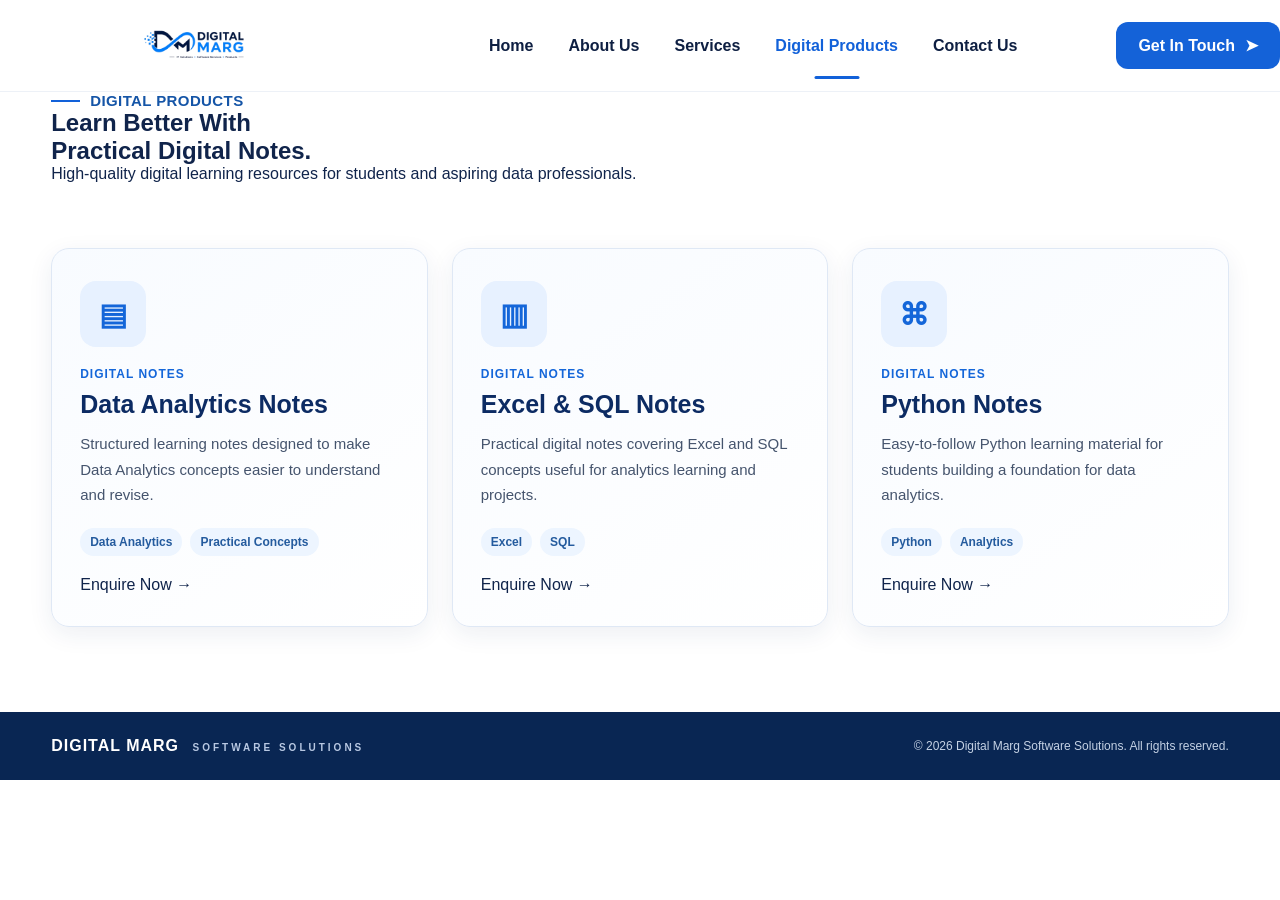
<file: digital-products.html>
<!DOCTYPE html><html lang="en"><head><meta charset="UTF-8"><meta name="viewport" content="width=device-width, initial-scale=1.0"><meta name="description" content="DigitalYantra digital products and notes for students."><title>Digital Products | DigitalYantra Software Solutions</title><link rel="stylesheet" href="css/common.css"><link rel="stylesheet" href="css/products.css"></head><body>
<header class="header"><div class="container nav-wrap"><a href="index.html" class="brand"><img src="image/DigitalYantra_Logo.png" alt="DigitalYantra Software Solutions" class="brand-logo"></a><nav class="nav" id="mainNav"><a href="index.html">Home</a><a href="about.html">About Us</a><a href="services.html">Services</a><a href="digital-products.html" class="active">Digital Products</a><a href="contact.html">Contact Us</a></nav><a class="top-btn" href="contact.html">Get In Touch <span>➤</span></a><button class="menu-btn" id="menuBtn" aria-label="Open menu">☰</button></div></header>
<main><section class="page-hero"><div class="container"><div class="eyebrow"><span></span> DIGITAL PRODUCTS</div><h1>Learn Better With<br><span>Practical Digital Notes.</span></h1><p>High-quality digital learning resources for students and aspiring data professionals.</p></div></section>
<section class="products-section"><div class="container"><div class="product-grid">
<article class="product-card"><div class="product-icon">▤</div><div class="product-tag">DIGITAL NOTES</div><h2>Data Analytics Notes</h2><p>Structured learning notes designed to make Data Analytics concepts easier to understand and revise.</p><div class="product-topics"><span>Data Analytics</span><span>Practical Concepts</span></div><a class="btn btn-primary" href="contact.html">Enquire Now →</a></article>
<article class="product-card"><div class="product-icon">▥</div><div class="product-tag">DIGITAL NOTES</div><h2>Excel &amp; SQL Notes</h2><p>Practical digital notes covering Excel and SQL concepts useful for analytics learning and projects.</p><div class="product-topics"><span>Excel</span><span>SQL</span></div><a class="btn btn-primary" href="contact.html">Enquire Now →</a></article>
<article class="product-card"><div class="product-icon">⌘</div><div class="product-tag">DIGITAL NOTES</div><h2>Python Notes</h2><p>Easy-to-follow Python learning material for students building a foundation for data analytics.</p><div class="product-topics"><span>Python</span><span>Analytics</span></div><a class="btn btn-primary" href="contact.html">Enquire Now →</a></article>
</div></div></section></main>
<footer><div class="container footer-inner"><div class="footer-brand">DIGITAL MARG <span>SOFTWARE SOLUTIONS</span></div><p>© <span id="year"></span> Digital Marg Software Solutions. All rights reserved.</p></div></footer><script src="js/common.js"></script></body></html>
</file>
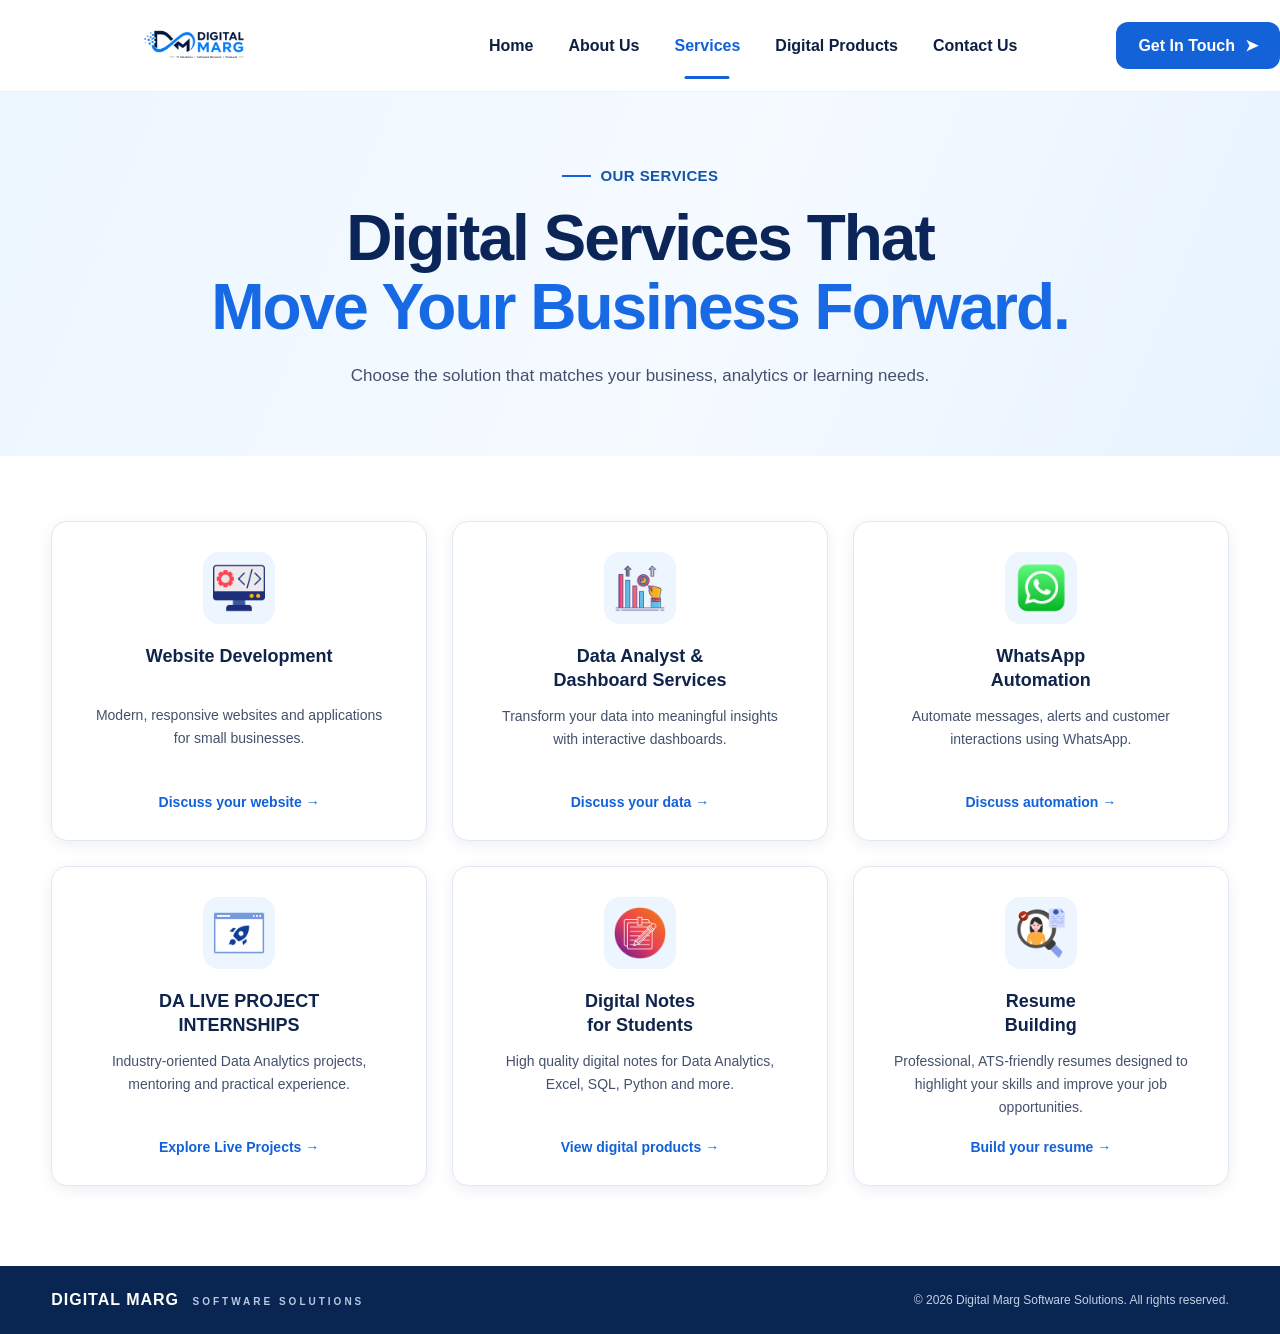
<file: services.html>
<!DOCTYPE html>
<html lang="en">

<head>
    <meta charset="UTF-8">
    <meta name="viewport" content="width=device-width, initial-scale=1.0">

    <meta name="description"
        content="Digital Marg services: Website Development, Data Analytics, WhatsApp Automation and DA Live Project Internships.">

    <title>Services | Digital Marg Software Solutions</title>

    <link rel="stylesheet" href="css/common.css">
    <link rel="stylesheet" href="css/services.css">
</head>

<body>

    <!-- HEADER -->
    <header class="header">
        <div class="container nav-wrap">

            <a href="index.html" class="brand">
                <img src="image/DigitalYantra_Logo.png"
                     alt="Digital Marg Software Solutions"
                     class="brand-logo">
            </a>

            <nav class="nav" id="mainNav">
                <a href="index.html">Home</a>
                <a href="about.html">About Us</a>
                <a href="services.html" class="active">Services</a>
                <a href="digital-products.html">Digital Products</a>
                <a href="contact.html">Contact Us</a>
            </nav>

            <a class="top-btn" href="contact.html">
                Get In Touch <span>➤</span>
            </a>

            <button class="menu-btn"
                    id="menuBtn"
                    aria-label="Open menu">
                ☰
            </button>

        </div>
    </header>


    <!-- MAIN -->
    <main>

        <!-- PAGE HERO -->
        <section class="page-hero">
            <div class="container">

                <div class="eyebrow">
                    <span></span>
                    OUR SERVICES
                </div>

                <h1>
                    Digital Services That
                    <br>
                    <span>Move Your Business Forward.</span>
                </h1>

                <p>
                    Choose the solution that matches your business,
                    analytics or learning needs.
                </p>

            </div>
        </section>


        <!-- SERVICES -->
        <section class="services-section">

            <div class="container">

                <div class="service-grid">


                    <!-- 1. WEBSITE DEVELOPMENT -->
                    <article class="service-card">

                        <div class="service-icon blue">
                            <img src="image/website-icon.png"
                                 alt="Website Development">
                        </div>

                        <h3>
                            Website Development
                        </h3>

                        <p>
                            Modern, responsive websites and applications
                            for small businesses.
                        </p>

                        <a href="contact.html" class="card-link">
                            Discuss your website →
                        </a>

                    </article>


                    <!-- 2. DATA ANALYST & DASHBOARD -->
                    <article class="service-card">

                        <div class="service-icon teal">
                            <img src="image/analytics-icon.png"
                                 alt="Data Analyst and Dashboard Services">
                        </div>

                        <h3>
                            Data Analyst &amp;
                            <br>
                            Dashboard Services
                        </h3>

                        <p>
                            Transform your data into meaningful insights
                            with interactive dashboards.
                        </p>

                        <a href="contact.html" class="card-link">
                            Discuss your data →
                        </a>

                    </article>


                    <!-- 3. WHATSAPP AUTOMATION -->
                    <article class="service-card">

                        <div class="service-icon green">
                            <img src="image/whatsapp-icon.png"
                                 alt="WhatsApp Automation">
                        </div>

                        <h3>
                            WhatsApp
                            <br>
                            Automation
                        </h3>

                        <p>
                            Automate messages, alerts and customer
                            interactions using WhatsApp.
                        </p>

                        <a href="contact.html" class="card-link">
                            Discuss automation →
                        </a>

                    </article>


                    <!-- 4. DA LIVE PROJECT INTERNSHIPS -->
                    <article class="service-card">

                        <div class="service-icon purple">
                            <img src="image/internship-icon.png"
                                 alt="Data Analytics Live Projects">
                        </div>
                    
                        <h3>
                            DA LIVE PROJECT<br>
                            INTERNSHIPS
                        </h3>
                    
                        <p>
                            Industry-oriented Data Analytics projects,
                            mentoring and practical experience.
                        </p>
                    
                        <a href="da-live-projects.html" class="card-link">
                            Explore Live Projects →
                        </a>
                    
                    </article>


                    <!-- 5. DIGITAL NOTES -->
                    <article class="service-card">

                        <div class="service-icon orange">
                            <img src="image/notes-icon.png"
                                 alt="Digital Notes for Students">
                        </div>

                        <h3>
                            Digital Notes
                            <br>
                            for Students
                        </h3>

                        <p>
                            High quality digital notes for Data Analytics,
                            Excel, SQL, Python and more.
                        </p>

                        <a href="digital-products.html" class="card-link">
                            View digital products →
                        </a>

                    </article>
                    <!-- Resume Building -->
                    <article class="service-card">
                        <div class="service-icon">
                            <img src="image/resume-icon.png"
                                alt="Resume Building Services">
                        </div>

                        <h3>
                            Resume<br>
                            Building
                        </h3>

                        <p>
                            Professional, ATS-friendly resumes designed to highlight your skills and improve your job opportunities.
                        </p>

                        <a href="contact.html" class="card-link">
                            Build your resume →
                        </a>
                    </article>

                </div>

            </div>

        </section>

    </main>


    <!-- FOOTER -->
    <footer>

        <div class="container footer-inner">

            <div class="footer-brand">
                DIGITAL MARG
                <span>SOFTWARE SOLUTIONS</span>
            </div>

            <p>
                © <span id="year"></span>
                Digital Marg Software Solutions.
                All rights reserved.
            </p>

        </div>

    </footer>


    <script src="js/common.js"></script>

</body>
</html>
</file>
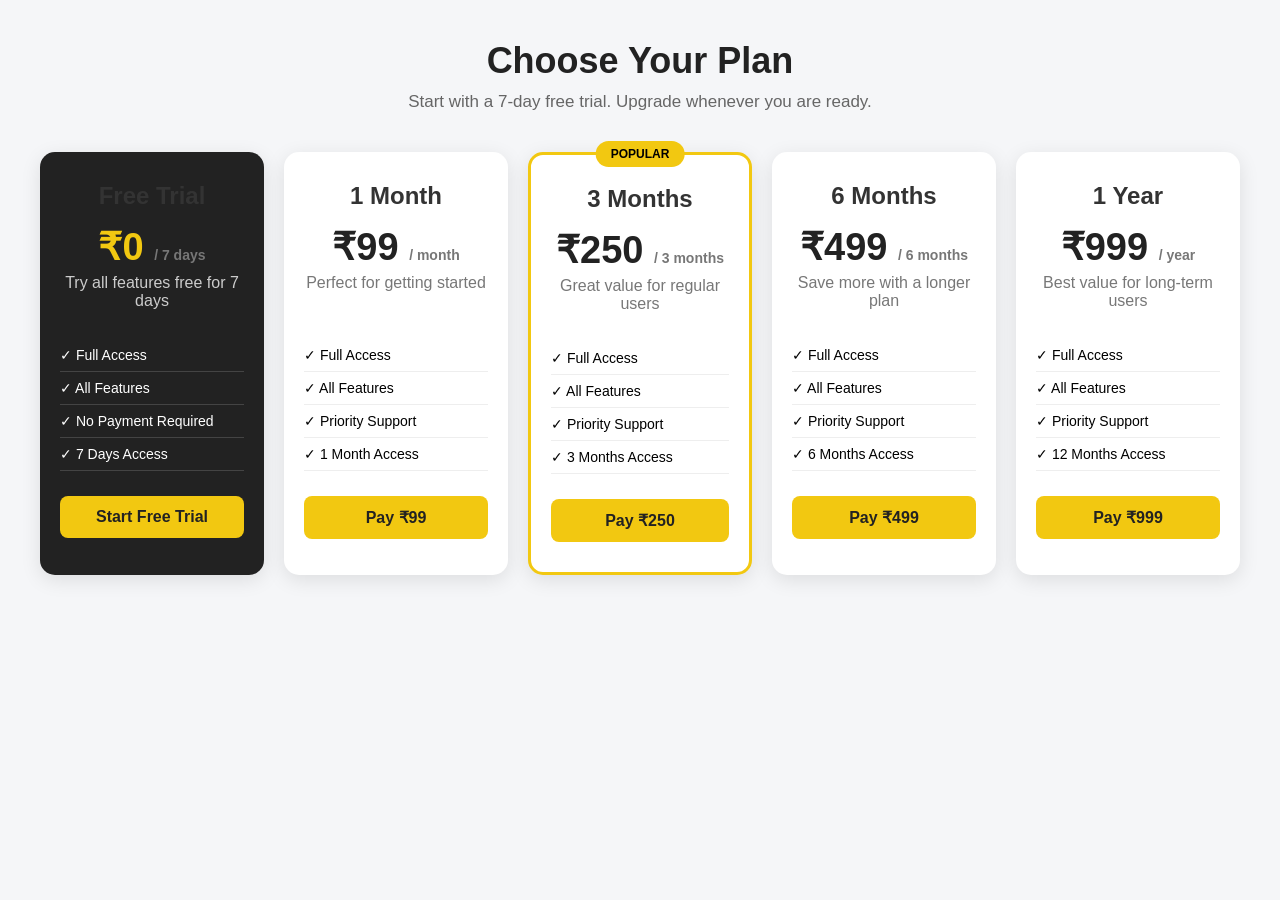
<file: subscription.html>
<!DOCTYPE html>
<html lang="en">

<head>

    <meta charset="UTF-8">

    <meta name="viewport"
          content="width=device-width, initial-scale=1.0">

    <title>Choose Your Plan</title>


    <style>

        * {
            box-sizing: border-box;

            margin: 0;

            padding: 0;

            font-family: Arial, sans-serif;
        }


        body {

            background: #f5f6f8;

            min-height: 100vh;

            padding: 40px 20px;
        }


        .header {

            text-align: center;

            margin-bottom: 40px;
        }


        .header h1 {

            font-size: 36px;

            color: #222;

            margin-bottom: 10px;
        }


        .header p {

            color: #666;

            font-size: 17px;
        }


        .plans {

            max-width: 1200px;

            margin: auto;

            display: grid;

            grid-template-columns:
                repeat(5, 1fr);

            gap: 20px;
        }


        .plan {

            background: white;

            border-radius: 15px;

            padding: 30px 20px;

            text-align: center;

            box-shadow:
                0 5px 20px rgba(0,0,0,0.1);

            position: relative;

            transition: 0.3s;
        }


        .plan:hover {

            transform: translateY(-8px);

            box-shadow:
                0 10px 30px rgba(0,0,0,0.2);
        }


        .popular {

            border: 3px solid #f2c811;
        }


        .badge {

            position: absolute;

            top: -14px;

            left: 50%;

            transform:
                translateX(-50%);

            background: #f2c811;

            padding: 6px 15px;

            border-radius: 20px;

            font-size: 12px;

            font-weight: bold;
        }


        .plan h2 {

            margin-bottom: 15px;

            color: #333;
        }


        .price {

            font-size: 38px;

            font-weight: bold;

            color: #222;

            margin-bottom: 5px;
        }


        .price span {

            font-size: 14px;

            color: #777;
        }


        .description {

            color: #777;

            margin-bottom: 25px;

            min-height: 40px;
        }


        .features {

            list-style: none;

            margin-bottom: 25px;

            text-align: left;
        }


        .features li {

            padding: 8px 0;

            border-bottom:
                1px solid #eee;

            font-size: 14px;
        }


        .button {

            display: block;

            width: 100%;

            padding: 12px;

            border-radius: 8px;

            text-decoration: none;

            font-weight: bold;

            background: #f2c811;

            color: #222;

            transition: 0.2s;
        }


        .button:hover {

            background: #dcb400;
        }


        .trial {

            background: #222;

            color: white;
        }


        .trial .price {

            color: #f2c811;
        }


        .trial .description {

            color: #ccc;
        }


        .trial .features li {

            border-color: #444;
        }


        .trial .button {

            background: #f2c811;
        }


        @media(max-width: 1000px) {

            .plans {

                grid-template-columns:
                    repeat(2, 1fr);
            }
        }


        @media(max-width: 600px) {

            .plans {

                grid-template-columns: 1fr;
            }

            .header h1 {

                font-size: 28px;
            }
        }

    </style>

</head>


<body>


<div class="header">

    <h1>Choose Your Plan</h1>

    <p>
        Start with a 7-day free trial.
        Upgrade whenever you are ready.
    </p>

</div>


<div class="plans">


    <!-- FREE TRIAL -->

    <div class="plan trial">

        <h2>Free Trial</h2>

        <div class="price">

            ₹0

            <span>/ 7 days</span>

        </div>


        <p class="description">

            Try all features free for 7 days

        </p>


        <ul class="features">

            <li>✓ Full Access</li>

            <li>✓ All Features</li>

            <li>✓ No Payment Required</li>

            <li>✓ 7 Days Access</li>

        </ul>


        <a href="#" class="button">

            Start Free Trial

        </a>

    </div>



    <!-- 1 MONTH -->

    <div class="plan">

        <h2>1 Month</h2>

        <div class="price">

            ₹99

            <span>/ month</span>

        </div>


        <p class="description">

            Perfect for getting started

        </p>


        <ul class="features">

            <li>✓ Full Access</li>

            <li>✓ All Features</li>

            <li>✓ Priority Support</li>

            <li>✓ 1 Month Access</li>

        </ul>


        <a
            href="YOUR_1_MONTH_PAYMENT_LINK"
            class="button">

            Pay ₹99

        </a>

    </div>



    <!-- 3 MONTH -->

    <div class="plan popular">

        <div class="badge">

            POPULAR

        </div>


        <h2>3 Months</h2>

        <div class="price">

            ₹250

            <span>/ 3 months</span>

        </div>


        <p class="description">

            Great value for regular users

        </p>


        <ul class="features">

            <li>✓ Full Access</li>

            <li>✓ All Features</li>

            <li>✓ Priority Support</li>

            <li>✓ 3 Months Access</li>

        </ul>


        <a
            href="YOUR_3_MONTH_PAYMENT_LINK"
            class="button">

            Pay ₹250

        </a>

    </div>



    <!-- 6 MONTH -->

    <div class="plan">

        <h2>6 Months</h2>

        <div class="price">

            ₹499

            <span>/ 6 months</span>

        </div>


        <p class="description">

            Save more with a longer plan

        </p>


        <ul class="features">

            <li>✓ Full Access</li>

            <li>✓ All Features</li>

            <li>✓ Priority Support</li>

            <li>✓ 6 Months Access</li>

        </ul>


        <a
            href="YOUR_6_MONTH_PAYMENT_LINK"
            class="button">

            Pay ₹499

        </a>

    </div>



    <!-- 1 YEAR -->

    <div class="plan">

        <h2>1 Year</h2>

        <div class="price">

            ₹999

            <span>/ year</span>

        </div>


        <p class="description">

            Best value for long-term users

        </p>


        <ul class="features">

            <li>✓ Full Access</li>

            <li>✓ All Features</li>

            <li>✓ Priority Support</li>

            <li>✓ 12 Months Access</li>

        </ul>


        <a
            href="YOUR_1_YEAR_PAYMENT_LINK"
            class="button">

            Pay ₹999

        </a>

    </div>


</div>


</body>

</html>
</file>
<file: css/common.css>
/* =========================================================
   GLOBAL RESET
========================================================= */

* {
    box-sizing: border-box;
    margin: 0;
    padding: 0;
}

html {
    scroll-behavior: smooth;
    width: 100%;
}

body {
    width: 100%;
    min-width: 0;

    font-family: Arial, Helvetica, sans-serif;

    color: #10244b;
    background: #ffffff;

    overflow-x: hidden;
}

img {
    max-width: 100%;
    height: auto;
}

a {
    color: inherit;
    text-decoration: none;
}

button {
    font-family: inherit;
}


/* =========================================================
   CONTAINER
========================================================= */

.container {
    width: min(92%, 1390px);
    margin-left: auto;
    margin-right: auto;
}


/* =========================================================
   HEADER
========================================================= */

.header {
    width: 100%;
    height: 92px;

    background: rgba(255, 255, 255, 0.98);

    border-bottom: 1px solid #edf1f7;

    display: flex;
    align-items: center;

    position: sticky;
    top: 0;

    z-index: 1000;
}


/* =========================================================
   HEADER WRAPPER
========================================================= */

.nav-wrap {
    width: 100%;

    display: flex;
    align-items: center;
    justify-content: space-between;

    gap: 25px;
}


/* =========================================================
   LOGO
========================================================= */

.brand {
    display: flex;
    align-items: center;

    flex-shrink: 1;

    min-width: 0;
}

.brand-logo {
    width: 390px;
    max-width: 100%;

    height: auto;
    max-height: 72px;

    display: block;

    object-fit: contain;
}


/* =========================================================
   NAVIGATION
========================================================= */

.nav {
    display: flex;
    align-items: center;

    gap: 35px;

    font-weight: 600;

    color: #0e1f42;

    flex-shrink: 0;
}

.nav a {
    height: 92px;

    display: flex;
    align-items: center;

    position: relative;

    white-space: nowrap;

    transition: color 0.25s ease;
}

.nav a:hover,
.nav a.active {
    color: #1261d9;
}

.nav a.active::after {
    content: "";

    position: absolute;

    bottom: 13px;
    left: 50%;

    transform: translateX(-50%);

    width: 45px;
    height: 3px;

    background: #1261d9;

    border-radius: 4px;
}


/* =========================================================
   GET IN TOUCH BUTTON
========================================================= */

.top-btn {
    display: inline-flex;

    align-items: center;
    justify-content: center;

    gap: 10px;

    background: #1462d8;

    color: #ffffff;

    padding: 14px 22px;

    border-radius: 12px;

    font-weight: 700;

    white-space: nowrap;

    flex-shrink: 0;

    transition:
        transform 0.25s ease,
        box-shadow 0.25s ease;
}

.top-btn:hover {
    transform: translateY(-2px);

    box-shadow:
        0 10px 25px rgba(18, 97, 217, 0.25);
}


/* =========================================================
   MOBILE MENU BUTTON
========================================================= */

.menu-btn {
    display: none;

    border: 0;

    background: transparent;

    color: #1261d9;

    font-size: 30px;

    line-height: 1;

    cursor: pointer;

    padding: 5px;
}


/* =========================================================
   EYEBROW
========================================================= */

.eyebrow {
    color: #1555a7;

    font-size: 15px;

    font-weight: 800;

    letter-spacing: 0.4px;

    display: flex;

    align-items: center;

    gap: 10px;
}

.eyebrow span {
    width: 29px;
    height: 2px;

    background: #1261d9;
}


/* =========================================================
   FOOTER
========================================================= */

footer {
    background: #092653;

    color: #ffffff;

    padding: 25px 0;
}

.footer-inner {
    display: flex;

    justify-content: space-between;

    align-items: center;

    gap: 20px;
}

.footer-brand {
    font-weight: 800;

    letter-spacing: 1px;
}

.footer-brand span {
    font-size: 10px;

    letter-spacing: 3px;

    margin-left: 8px;

    color: #b8c8e2;
}

footer p {
    font-size: 12px;

    color: #c4d1e4;
}


/* =========================================================
   LARGE TABLET / SMALL LAPTOP
========================================================= */

@media (max-width: 1200px) {

    .container {
        width: min(94%, 1100px);
    }

    .brand-logo {
        width: 300px;
    }

    .nav {
        gap: 20px;
        font-size: 15px;
    }

    .top-btn {
        padding: 12px 16px;
    }
}


/* =========================================================
   TABLET
========================================================= */

@media (max-width: 1000px) {

    .header {
        height: 76px;
    }

    .nav-wrap {
        gap: 15px;
    }

    .brand-logo {
        width: 280px;
        max-height: 60px;
    }

    /* Hide desktop navigation */

    .nav {
        display: none;

        position: absolute;

        top: 76px;
        left: 3%;
        right: 3%;

        width: auto;

        background: #ffffff;

        padding: 10px;

        flex-direction: column;

        align-items: stretch;

        gap: 0;

        border-radius: 0 0 14px 14px;

        box-shadow:
            0 12px 30px rgba(0, 0, 0, 0.12);

        z-index: 999;
    }

    /* JavaScript adds .open */

    .nav.open {
        display: flex;
    }

    .nav a {
        width: 100%;

        height: 50px;

        display: flex;

        align-items: center;

        justify-content: center;

        border-bottom: 1px solid #edf1f7;
    }

    .nav a:last-child {
        border-bottom: 0;
    }

    .nav a.active::after {
        bottom: 3px;
    }

    /* Hide desktop button */

    .top-btn {
        display: none;
    }

    /* Show hamburger */

    .menu-btn {
        display: block;

        flex-shrink: 0;
    }
}


/* =========================================================
   MOBILE
========================================================= */

@media (max-width: 650px) {

    .container {
        width: calc(100% - 30px);
    }

    .header {
        height: 68px;
    }

    .brand {
        max-width: calc(100% - 50px);
    }

    .brand-logo {
        width: 220px;
        max-width: 100%;
        max-height: 52px;
    }

    .menu-btn {
        font-size: 27px;
    }

    .nav {
        top: 68px;

        left: 15px;
        right: 15px;
    }

    .footer-inner {
        flex-direction: column;

        text-align: center;

        gap: 10px;
    }

    .footer-brand span {
        display: block;

        margin-left: 0;

        margin-top: 4px;
    }
}


/* =========================================================
   VERY SMALL PHONES
========================================================= */

@media (max-width: 400px) {

    .container {
        width: calc(100% - 24px);
    }

    .brand-logo {
        width: 190px;
    }

    .menu-btn {
        font-size: 25px;
    }
}
</file>
<file: css/home.css>
/* =========================================================
   HOME PAGE - DIGITAL MARG
   RESPONSIVE + MODERN ANIMATIONS
   ========================================================= */


/* =========================================================
   GLOBAL SAFETY
   ========================================================= */

*,
*::before,
*::after {
    box-sizing: border-box;
}


html {
    width: 100%;
    overflow-x: hidden;
}


body {
    width: 100%;
    margin: 0;
    overflow-x: hidden;
}


img,
svg {
    max-width: 100%;
}


.container {
    width: min(1180px, calc(100% - 32px));

    margin-left: auto;
    margin-right: auto;
}



/* =========================================================
   HEADER LOGO
   ========================================================= */

.brand {
    display: flex;
    align-items: center;
    justify-content: flex-start;
    text-decoration: none;
    flex-shrink: 0;
    height: 100%;
}


/* Main Logo - Static / No Animation */

.brand-logo {
    width: 170px;
    height: 100px;
    max-width: none;
    display: block;
    object-fit: contain;

    /*
       The original logo image is a JPG with a white background.
       Multiply makes the white area visually blend into the
       white website header. For true transparency, use a
       PNG/WebP logo with a transparent background.
    */
    mix-blend-mode: multiply;
}


/* =========================================================
   HERO
   ========================================================= */

.hero {

    min-height: 512px;

    background:
        linear-gradient(
            112deg,
            #edf7ff,
            #f5faff 55%,
            #e7f3ff
        );

    position: relative;

    overflow: hidden;
}


.hero-grid {

    min-height: 512px;

    display: grid;

    grid-template-columns:
        40% 60%;

    align-items: center;

    position: relative;

    z-index: 2;

    width: 100%;
}


.hero-shape {

    position: absolute;

    border-radius: 50%;

    background:
        rgba(
            183,
            218,
            250,
            0.35
        );

    pointer-events: none;
}


.shape-1 {

    width: 480px;

    height: 480px;

    left: -230px;

    bottom: -390px;
}


.shape-2 {

    width: 60px;

    height: 60px;

    left: 38%;

    top: 115px;

    animation:
        shapeFloat 6s ease-in-out infinite;
}


@keyframes shapeFloat {

    0%,
    100% {

        transform:
            translateY(0);

        opacity:
            0.8;
    }

    50% {

        transform:
            translateY(-14px);

        opacity:
            1;
    }
}



/* =========================================================
   HERO CONTENT
   ========================================================= */

.hero-content {

    padding:
        38px 0;

    min-width: 0;

    animation:
        heroContentAppear
        0.8s
        ease-out
        both;
}


@keyframes heroContentAppear {

    from {

        opacity: 0;

        transform:
            translateX(-20px);
    }

    to {

        opacity: 1;

        transform:
            translateX(0);
    }
}


.hero h1 {

    font-size:
        clamp(
            42px,
            4.1vw,
            65px
        );

    line-height:
        1.02;

    letter-spacing:
        -2px;

    color:
        #0b2558;

    margin:
        0 0 22px;
}


.hero h1 span {

    color:
        #1769e4;
}


.hero p {

    max-width:
        560px;

    color:
        #1e2d4c;

    font-size:
        17px;

    line-height:
        1.65;

    margin:
        0 0 29px;
}


.hero-actions {

    display:
        flex;

    gap:
        18px;

    flex-wrap:
        wrap;
}



/* =========================================================
   DEVICE SCENE
   ========================================================= */

.device-scene {

    width:
        100%;

    min-width:
        0;

    height:
        480px;

    position:
        relative;

    display:
        flex;

    align-items:
        center;

    justify-content:
        center;

    overflow:
        visible;
}


.device-wrapper {

    position:
        relative;

    width:
        100%;

    height:
        100%;

    display:
        flex;

    align-items:
        center;

    justify-content:
        center;


    /*
       Main professional floating animation
    */

    animation:
        deviceFloat
        5.5s
        ease-in-out
        infinite,

        deviceAppear
        0.9s
        ease-out
        both;
}


@keyframes deviceFloat {

    0%,
    100% {

        transform:
            translateY(0);
    }

    50% {

        transform:
            translateY(-8px);
    }
}


@keyframes deviceAppear {

    from {

        opacity:
            0;

        transform:
            translateY(20px)
            scale(0.97);
    }

    to {

        opacity:
            1;

        transform:
            translateY(0)
            scale(1);
    }
}



/* =========================================================
   LAPTOP
   ========================================================= */

.laptop {

    width:
        min(
            690px,
            100%
        );

    max-width:
        690px;

    position:
        relative;

    filter:
        drop-shadow(
            0 15px 15px
            rgba(
                10,
                45,
                90,
                0.20
            )
        );
}


.laptop-screen {

    width:
        100%;

    aspect-ratio:
        690 / 390;

    height:
        auto;

    border:
        clamp(
            5px,
            1vw,
            12px
        )
        solid
        #080f19;

    border-radius:
        22px
        22px
        11px
        11px;

    background:
        #fff;

    overflow:
        hidden;

    position:
        relative;
}


.laptop-base {

    width:
        106.5%;

    height:
        20px;

    background:
        linear-gradient(
            #9c9fa2,
            #45484b
        );

    border-radius:
        0
        0
        55%
        55%;

    margin-left:
        -3.25%;

    box-shadow:
        0 8px 7px
        rgba(
            0,
            0,
            0,
            0.20
        );
}



/* =========================================================
   LAPTOP SIDEBAR
   ========================================================= */

.screen-sidebar {

    position:
        absolute;

    width:
        56px;

    top:
        0;

    bottom:
        0;

    left:
        0;

    background:
        #071e49;

    color:
        #fff;

    display:
        flex;

    flex-direction:
        column;

    align-items:
        center;

    gap:
        20px;

    padding-top:
        12px;

    font-size:
        15px;

    z-index:
        2;
}


.mini-logo {

    width:
        30px;

    height:
        30px;

    flex-shrink:
        0;

    background:
        #fff;

    color:
        #0d4ba3;

    display:
        flex;

    align-items:
        center;

    justify-content:
        center;

    font-weight:
        900;

    border-radius:
        5px;

    animation:
        miniLogoAppear
        0.7s
        ease-out
        0.8s
        both;
}


@keyframes miniLogoAppear {

    from {

        opacity:
            0;

        transform:
            scale(0.7);
    }

    to {

        opacity:
            1;

        transform:
            scale(1);
    }
}



/* =========================================================
   DASHBOARD
   ========================================================= */

.dashboard {

    margin-left:
        56px;

    width:
        calc(
            100% - 56px
        );

    height:
        100%;

    padding:
        15px;

    background:
        #fbfcfe;

    overflow:
        hidden;

    animation:
        dashboardAppear
        1s
        ease-out
        0.35s
        both;
}


@keyframes dashboardAppear {

    from {

        opacity:
            0;
    }

    to {

        opacity:
            1;
    }
}


.dash-title {

    font-size:
        12px;

    font-weight:
        700;

    margin-bottom:
        12px;
}



/* =========================================================
   STAT CARDS
   ========================================================= */

.stat-row {

    display:
        grid;

    grid-template-columns:
        repeat(
            4,
            minmax(
                0,
                1fr
            )
        );

    gap:
        8px;
}


.stat {

    min-width:
        0;

    background:
        #fff;

    border:
        1px solid
        #f0f2f6;

    border-radius:
        5px;

    padding:
        8px;

    box-shadow:
        0 1px 3px
        rgba(
            0,
            0,
            0,
            0.03
        );

    overflow:
        hidden;

    animation:
        statAppear
        0.6s
        ease-out
        both;
}


.stat:nth-child(1) {
    animation-delay:
        0.45s;
}


.stat:nth-child(2) {
    animation-delay:
        0.55s;
}


.stat:nth-child(3) {
    animation-delay:
        0.65s;
}


.stat:nth-child(4) {
    animation-delay:
        0.75s;
}


@keyframes statAppear {

    from {

        opacity:
            0;

        transform:
            translateY(8px);
    }

    to {

        opacity:
            1;

        transform:
            translateY(0);
    }
}


.stat small {

    display:
        block;

    font-size:
        6px;

    color:
        #555;

    margin-bottom:
        5px;

    white-space:
        nowrap;
}


.stat strong {

    display:
        block;

    font-size:
        10px;

    color:
        #111;

    margin-bottom:
        4px;

    white-space:
        nowrap;
}


.stat i {

    font-size:
        6px;

    color:
        #18a447;

    font-style:
        normal;

    font-weight:
        700;
}


.stat i.plain {

    color:
        #666;

    font-weight:
        400;
}



/* =========================================================
   CHARTS
   ========================================================= */

.chart-row {

    display:
        grid;

    grid-template-columns:
        minmax(0, 1.65fr)
        minmax(0, 1fr);

    gap:
        8px;

    margin-top:
        8px;

    min-width:
        0;
}


.panel {

    min-width:
        0;

    background:
        #fff;

    border:
        1px solid
        #f0f2f6;

    border-radius:
        5px;

    padding:
        8px;

    min-height:
        115px;

    overflow:
        hidden;
}


.panel-head {

    font-size:
        7px;

    font-weight:
        700;

    margin-bottom:
        8px;

    color:
        #222;

    white-space:
        nowrap;
}



/* =========================================================
   LINE CHART
   ========================================================= */

.line-chart {

    height:
        88px;

    position:
        relative;

    color:
        #2169dc;

    min-width:
        0;
}


.line-chart svg {

    width:
        100%;

    height:
        75px;

    position:
        absolute;

    top:
        0;

    left:
        0;
}


.line-chart svg polyline {

    stroke-dasharray:
        1000;

    stroke-dashoffset:
        1000;

    animation:
        drawSalesChart
        2s
        ease-out
        0.8s
        forwards;
}


@keyframes drawSalesChart {

    to {

        stroke-dashoffset:
            0;
    }
}


.grid-lines {

    position:
        absolute;

    inset:
        0 0 20px;

    background:
        repeating-linear-gradient(
            to bottom,
            transparent 0 16px,
            #edf1f7 17px
        );
}


.months {

    position:
        absolute;

    bottom:
        0;

    left:
        0;

    right:
        0;

    display:
        flex;

    justify-content:
        space-between;

    font-size:
        5px;

    color:
        #777;
}



/* =========================================================
   DONUT
   ========================================================= */

.donut-wrap {

    display:
        flex;

    align-items:
        center;

    gap:
        13px;

    min-width:
        0;
}


.donut {

    width:
        68px;

    height:
        68px;

    flex-shrink:
        0;

    border-radius:
        50%;

    background:
        conic-gradient(
            #1466da 0 35%,
            #f68c1f 35% 56%,
            #8e39d1 56% 80%,
            #27b04b 80% 100%
        );

    position:
        relative;

    animation:
        donutAppear
        0.9s
        ease-out
        0.9s
        both;
}


@keyframes donutAppear {

    from {

        opacity:
            0;

        transform:
            scale(0.7)
            rotate(-20deg);
    }

    to {

        opacity:
            1;

        transform:
            scale(1)
            rotate(0);
    }
}


.donut::after {

    content:
        "";

    position:
        absolute;

    inset:
        17px;

    background:
        #fff;

    border-radius:
        50%;
}


.legend {

    display:
        flex;

    flex-direction:
        column;

    gap:
        6px;

    font-size:
        6px;

    color:
        #555;

    min-width:
        0;
}


.legend span {

    display:
        flex;

    align-items:
        center;

    gap:
        4px;

    white-space:
        nowrap;
}


.legend b {

    width:
        6px;

    height:
        6px;

    background:
        #1968dd;

    display:
        inline-block;

    flex-shrink:
        0;
}


.legend span:nth-child(2) b {
    background:
        #8d38d0;
}


.legend span:nth-child(3) b {
    background:
        #f28a1d;
}


.legend span:nth-child(4) b {
    background:
        #24ad4d;
}



/* =========================================================
   PRODUCT BARS
   ========================================================= */

.bars {

    display:
        flex;

    flex-direction:
        column;

    gap:
        6px;

    font-size:
        6px;
}


.bars label {

    display:
        flex;

    align-items:
        center;

    gap:
        6px;

    color:
        #444;

    min-width:
        0;
}


.bars label i {

    height:
        8px;

    background:
        #1667dc;

    display:
        block;

    border-radius:
        1px;

    flex:
        1;

    min-width:
        0;

    transform-origin:
        left;

    animation:
        productBarAppear
        0.9s
        ease-out
        both;
}


.bars label:nth-child(1) i {
    animation-delay:
        0.6s;
}


.bars label:nth-child(2) i {
    animation-delay:
        0.7s;
}


.bars label:nth-child(3) i {
    animation-delay:
        0.8s;
}


.bars label:nth-child(4) i {
    animation-delay:
        0.9s;
}


@keyframes productBarAppear {

    from {

        transform:
            scaleX(0);
    }

    to {

        transform:
            scaleX(1);
    }
}



/* =========================================================
   GROWTH BARS
   ========================================================= */

.growth-bars {

    height:
        73px;

    display:
        flex;

    align-items:
        end;

    gap:
        7px;

    border-bottom:
        1px solid
        #ddd;

    padding:
        0 7px;

    overflow:
        hidden;
}


.growth-bars i {

    flex:
        1;

    background:
        #58bcb3;

    border-radius:
        2px 2px 0 0;

    max-width:
        14px;

    transform-origin:
        bottom;

    transform:
        scaleY(0);

    animation:
        growthBarAppear
        0.7s
        ease-out
        forwards;
}


.growth-bars i:nth-child(1) {
    animation-delay:
        0.55s;
}


.growth-bars i:nth-child(2) {
    animation-delay:
        0.65s;
}


.growth-bars i:nth-child(3) {
    animation-delay:
        0.75s;
}


.growth-bars i:nth-child(4) {
    animation-delay:
        0.85s;
}


.growth-bars i:nth-child(5) {
    animation-delay:
        0.95s;
}


.growth-bars i:nth-child(6) {
    animation-delay:
        1.05s;
}


@keyframes growthBarAppear {

    to {

        transform:
            scaleY(1);
    }
}



/* =========================================================
   PHONE
   ========================================================= */

.phone {

    position:
        absolute;

    right:
        -18px;

    bottom:
        24px;

    width:
        150px;

    height:
        330px;

    background:
        #111;

    border-radius:
        27px;

    padding:
        7px;

    box-shadow:
        0 10px 18px
        rgba(
            0,
            0,
            0,
            0.25
        );

    z-index:
        5;

    animation:
        phoneFloat
        4.5s
        ease-in-out
        1s
        infinite;
}


@keyframes phoneFloat {

    0%,
    100% {

        transform:
            translateY(0);
    }

    50% {

        transform:
            translateY(-9px);
    }
}


.phone-notch {

    position:
        absolute;

    top:
        7px;

    left:
        48px;

    width:
        54px;

    height:
        12px;

    background:
        #111;

    border-radius:
        0 0 10px 10px;

    z-index:
        3;
}


.phone-screen {

    background:
        #fff;

    border-radius:
        21px;

    height:
        100%;

    padding:
        39px 12px 10px;

    color:
        #1d1d1d;

    overflow:
        hidden;
}


.phone-screen small {

    display:
        block;

    font-size:
        6px;

    margin:
        5px 0;

    color:
        #555;
}


.phone-screen strong {

    display:
        block;

    font-size:
        10px;
}


.phone-screen em {

    font-size:
        6px;

    color:
        #20a44c;

    font-style:
        normal;

    margin-left:
        7px;
}


.phone-line {

    height:
        50px;

    margin:
        7px 0 8px;

    border-bottom:
        2px solid
        #2870dc;

    transform:
        skewY(-8deg);

    opacity:
        0.8;
}


.phone-bars {

    display:
        flex;

    align-items:
        end;

    height:
        55px;

    gap:
        4px;

    margin-top:
        8px;
}


.phone-bars i {

    width:
        8px;

    background:
        #4fb9ae;

    height:
        25%;

    border-radius:
        2px 2px 0 0;

    transform-origin:
        bottom;

    animation:
        phoneBarAppear
        0.7s
        ease-out
        both;
}


.phone-bars i:nth-child(1) {
    animation-delay:
        0.4s;
}


.phone-bars i:nth-child(2) {
    height:
        35%;

    animation-delay:
        0.45s;
}


.phone-bars i:nth-child(3) {
    height:
        42%;

    animation-delay:
        0.5s;
}


.phone-bars i:nth-child(4) {
    height:
        50%;

    animation-delay:
        0.55s;
}


.phone-bars i:nth-child(5) {
    height:
        57%;

    animation-delay:
        0.6s;
}


.phone-bars i:nth-child(6) {
    height:
        65%;

    animation-delay:
        0.65s;
}


.phone-bars i:nth-child(7) {
    height:
        74%;

    animation-delay:
        0.7s;
}


.phone-bars i:nth-child(8) {
    height:
        82%;

    animation-delay:
        0.75s;
}


.phone-bars i:nth-child(9) {
    height:
        92%;

    animation-delay:
        0.8s;
}


.phone-bars i:nth-child(10) {
    height:
        80%;

    animation-delay:
        0.85s;
}


@keyframes phoneBarAppear {

    from {

        opacity:
            0;

        transform:
            scaleY(0);
    }

    to {

        opacity:
            1;

        transform:
            scaleY(1);
    }
}


.phone-growth {

    background:
        #1464da;

    color:
        #fff;

    border-radius:
        6px;

    margin-top:
        11px;

    padding:
        8px;

    font-size:
        6px;
}


.phone-growth b {

    display:
        block;

    font-size:
        12px;

    margin-top:
        5px;
}



/* =========================================================
   INTRO SECTION
   ========================================================= */

.home-intro {

    padding:
        58px 0;

    background:
        #fff;
}


.intro-grid {

    display:
        grid;

    grid-template-columns:
        1fr 1fr;

    gap:
        70px;

    align-items:
        center;
}


.intro-grid h2 {

    font-size:
        34px;

    line-height:
        1.2;

    color:
        #0c2b63;

    margin-top:
        10px;
}


.intro-grid p {

    font-size:
        16px;

    line-height:
        1.75;

    color:
        #45546d;
}



/* =========================================================
   LARGE TABLET
   ========================================================= */

@media (max-width: 1200px) {


    .hero-grid {

        grid-template-columns:
            42% 58%;
    }


    .phone {

        right:
            -5px;

        transform:
            scale(0.88);

        transform-origin:
            bottom right;
    }


    .brand-logo {

        width:
            125px;
    }

}



/* =========================================================
   TABLET
   ========================================================= */

@media (max-width: 1000px) {


    .brand-logo {

        width:
            120px;
    }


    .hero-grid {

        grid-template-columns:
            1fr;

        min-height:
            auto;

        padding-top:
            20px;
    }


    .hero-content {

        text-align:
            center;

        padding:
            35px 0 15px;
    }


    .hero-content .eyebrow {

        justify-content:
            center;
    }


    .hero p {

        margin-left:
            auto;

        margin-right:
            auto;
    }


    .hero-actions {

        justify-content:
            center;
    }


    .device-scene {

        width:
            100%;

        height:
            auto;

        min-height:
            0;

        padding:
            25px 0 60px;

        overflow:
            visible;
    }


    .laptop {

        width:
            min(
                690px,
                88vw
            );
    }


    .phone {

        right:
            0;

        bottom:
            25px;

        transform:
            scale(0.75);

        transform-origin:
            bottom right;
    }


    .intro-grid {

        grid-template-columns:
            1fr;

        gap:
            20px;

        text-align:
            center;
    }

}



/* =========================================================
   MOBILE
   ========================================================= */

@media (max-width: 650px) {


    .container {

        width:
            calc(
                100% - 24px
            );
    }


    .brand-logo {

        width:
            112px;
    }


    .hero {

        min-height:
            auto;

        overflow:
            hidden;
    }


    .hero-grid {

        width:
            100%;

        padding-top:
            5px;
    }


    .hero-content {

        padding:
            28px 5px 10px;
    }


    .hero h1 {

        font-size:
            42px;

        line-height:
            1.05;

        letter-spacing:
            -1px;

        margin-bottom:
            18px;
    }


    .hero p {

        font-size:
            15px;

        line-height:
            1.6;

        margin-bottom:
            22px;
    }


    .hero-actions {

        flex-direction:
            column;

        gap:
            12px;

        width:
            100%;

        padding:
            0 10px;
    }


    .hero-actions .btn {

        width:
            100%;

        text-align:
            center;
    }



    /* =========================================
       RESPONSIVE DEVICE
    ========================================== */

    .device-scene {

        width:
            100%;

        padding:
            20px 0 25px;

        display:
            block;

        min-height:
            0;
    }


    .device-wrapper {

        height:
            auto;

        width:
            100%;
    }


    .laptop {

        width:
            100%;

        max-width:
            100%;

        transform:
            none;

        filter:
            drop-shadow(
                0 10px 10px
                rgba(
                    10,
                    45,
                    90,
                    0.18
                )
            );
    }


    .laptop-screen {

        width:
            100%;

        height:
            auto;

        aspect-ratio:
            690 / 390;

        border-width:
            6px;

        border-radius:
            12px 12px 7px 7px;
    }


    .laptop-base {

        width:
            106%;

        height:
            10px;

        margin-left:
            -3%;

        border-radius:
            0 0 50% 50%;
    }



    /* =========================================
       SIDEBAR
    ========================================== */

    .screen-sidebar {

        width:
            30px;

        gap:
            9px;

        padding-top:
            7px;

        font-size:
            8px;
    }


    .mini-logo {

        width:
            19px;

        height:
            19px;

        font-size:
            10px;

        border-radius:
            3px;
    }



    /* =========================================
       DASHBOARD
    ========================================== */

    .dashboard {

        margin-left:
            30px;

        width:
            calc(
                100% - 30px
            );

        padding:
            7px;
    }


    .dash-title {

        font-size:
            7px;

        margin-bottom:
            5px;
    }



    /* =========================================
       STATS
    ========================================== */

    .stat-row {

        gap:
            4px;
    }


    .stat {

        padding:
            4px;

        border-radius:
            3px;
    }


    .stat small {

        font-size:
            3.5px;

        margin-bottom:
            2px;
    }


    .stat strong {

        font-size:
            6px;

        margin-bottom:
            2px;
    }


    .stat i {

        font-size:
            3.5px;
    }



    /* =========================================
       CHARTS
    ========================================== */

    .chart-row {

        gap:
            4px;

        margin-top:
            4px;
    }


    .panel {

        min-height:
            70px;

        padding:
            4px;

        border-radius:
            3px;
    }


    .panel-head {

        font-size:
            4px;

        margin-bottom:
            4px;
    }


    .line-chart {

        height:
            52px;
    }


    .line-chart svg {

        height:
            44px;
    }


    .months {

        font-size:
            3px;
    }


    .grid-lines {

        inset:
            0 0 12px;
    }



    /* =========================================
       DONUT
    ========================================== */

    .donut-wrap {

        gap:
            5px;
    }


    .donut {

        width:
            38px;

        height:
            38px;
    }


    .donut::after {

        inset:
            10px;
    }


    .legend {

        gap:
            3px;

        font-size:
            3.5px;
    }


    .legend b {

        width:
            4px;

        height:
            4px;
    }



    /* =========================================
       PRODUCT BARS
    ========================================== */

    .bars {

        gap:
            3px;

        font-size:
            3.5px;
    }


    .bars label {

        gap:
            3px;
    }


    .bars label i {

        height:
            4px;
    }



    /* =========================================
       GROWTH
    ========================================== */

    .growth-bars {

        height:
            45px;

        gap:
            3px;

        padding:
            0 3px;
    }


    .growth-bars i {

        max-width:
            7px;
    }



    /* =========================================
       HIDE PHONE ON MOBILE
    ========================================== */

    .phone {

        display:
            none;
    }



    /* =========================================
       INTRO
    ========================================== */

    .home-intro {

        padding:
            40px 0;
    }


    .intro-grid {

        gap:
            15px;
    }


    .intro-grid h2 {

        font-size:
            28px;

        line-height:
            1.25;
    }


    .intro-grid p {

        font-size:
            15px;

        line-height:
            1.65;
    }

}



/* =========================================================
   VERY SMALL PHONES
   ========================================================= */

@media (max-width: 400px) {


    .brand-logo {

        width:
            105px;
    }


    .hero h1 {

        font-size:
            36px;
    }


    .hero p {

        font-size:
            14px;
    }


    .hero-actions {

        padding:
            0 5px;
    }


    .device-scene {

        padding-top:
            15px;
    }


    .laptop-screen {

        border-width:
            5px;
    }


    .screen-sidebar {

        width:
            25px;

        gap:
            7px;
    }


    .dashboard {

        margin-left:
            25px;

        width:
            calc(
                100% - 25px
            );

        padding:
            5px;
    }


    .mini-logo {

        width:
            17px;

        height:
            17px;

        font-size:
            9px;
    }


    .stat {

        padding:
            3px;
    }


    .stat small {

        font-size:
            3px;
    }


    .stat strong {

        font-size:
            5px;
    }


    .stat i {

        font-size:
            3px;
    }


    .panel {

        padding:
            3px;
    }

}



/* =========================================================
   ACCESSIBILITY
   REDUCE MOTION FOR USERS WHO PREFER IT
   ========================================================= */

@media (prefers-reduced-motion: reduce) {


    *,
    *::before,
    *::after {

        animation-duration:
            0.01ms !important;

        animation-iteration-count:
            1 !important;

        transition-duration:
            0.01ms !important;

        scroll-behavior:
            auto !important;
    }

}
</file>
<file: css/about.css>
/* =========================================================
   ABOUT US PAGE
   DigitalYantra Software Solutions
   ========================================================= */


/* =========================================================
   PAGE HERO
   ========================================================= */

.page-hero {
    padding: 75px 0 70px;

    background: linear-gradient(
        135deg,
        #f4f9ff 0%,
        #eaf4ff 100%
    );

    border-bottom: 1px solid #e1ebf7;
}

.page-hero .container {
    max-width: 1250px;
}

.eyebrow {
    display: flex;
    align-items: center;
    gap: 10px;

    margin-bottom: 16px;

    color: #1769e0;

    font-size: 13px;
    font-weight: 800;

    letter-spacing: 0.5px;
}

.eyebrow span {
    width: 18px;
    height: 2px;

    display: inline-block;

    background: #1769e0;
}

.page-hero h1 {
    margin: 0;

    color: #0c2d63;

    font-size: clamp(38px, 5vw, 60px);

    line-height: 1.08;

    letter-spacing: -1.5px;
}

.page-hero h1 span {
    color: #1769e0;
}

.page-hero p {
    max-width: 650px;

    margin: 22px 0 0;

    color: #526581;

    font-size: 17px;

    line-height: 1.7;
}


/* =========================================================
   ABOUT SECTION
   ========================================================= */

.about-section {
    padding: 90px 0;

    background: #ffffff;
}

.about-section .container {
    max-width: 1250px;
}


/* =========================================================
   ABOUT GRID
   ========================================================= */

.about-grid {
    display: grid;

    grid-template-columns: 1.25fr 0.75fr;

    gap: 80px;

    align-items: center;
}


/* =========================================================
   ABOUT CONTENT
   ========================================================= */

.about-content {
    max-width: 720px;
}

.about-label {
    display: inline-flex;
    align-items: center;

    margin-bottom: 15px;

    color: #1769e0;

    font-size: 13px;
    font-weight: 800;

    letter-spacing: 0.8px;
}

.about-label::before {
    content: "";

    width: 22px;
    height: 2px;

    margin-right: 10px;

    background: #1769e0;
}

.about-content h2 {
    margin: 0 0 22px;

    color: #0c2d63;

    font-size: clamp(30px, 4vw, 44px);

    line-height: 1.18;

    letter-spacing: -1px;
}

.about-content > p {
    margin: 0 0 18px;

    color: #526581;

    font-size: 16px;

    line-height: 1.8;
}


/* =========================================================
   ABOUT POINTS
   ========================================================= */

.about-points {
    display: grid;

    grid-template-columns: 1fr 1fr;

    gap: 14px 25px;

    margin-top: 32px;
}

.about-point {
    display: flex;

    align-items: flex-start;

    gap: 12px;
}

.about-point span {
    flex-shrink: 0;

    width: 25px;
    height: 25px;

    display: flex;

    align-items: center;
    justify-content: center;

    background: #eaf3ff;

    color: #1769e0;

    border-radius: 50%;

    font-size: 13px;
    font-weight: 800;
}

.about-point p {
    margin: 2px 0 0;

    color: #30496b;

    font-size: 14px;
    font-weight: 600;

    line-height: 1.5;
}


/* =========================================================
   ABOUT CARD
   ========================================================= */

.about-card {
    position: relative;

    padding: 45px 40px;

    background: linear-gradient(
        145deg,
        #f4f9ff 0%,
        #eaf4ff 100%
    );

    border: 1px solid #dbe8f6;

    border-radius: 24px;

    box-shadow:
        0 20px 50px rgba(25, 70, 120, 0.08);

    overflow: hidden;

    transition:
        transform 0.3s ease,
        box-shadow 0.3s ease;
}


/* =========================================================
   DECORATIVE CIRCLES
   ========================================================= */

.about-card::before {
    content: "";

    position: absolute;

    width: 180px;
    height: 180px;

    right: -80px;
    top: -80px;

    border-radius: 50%;

    background: rgba(23, 105, 224, 0.08);

    pointer-events: none;
}

.about-card::after {
    content: "";

    position: absolute;

    width: 100px;
    height: 100px;

    left: -50px;
    bottom: -50px;

    border-radius: 50%;

    background: rgba(23, 105, 224, 0.05);

    pointer-events: none;
}


/* =========================================================
   DIGITALYANTRA LOGO
   ========================================================= */

.about-logo {
    position: relative;

    z-index: 2;

    display: flex;

    align-items: center;

    justify-content: center;

    width: 100%;

    min-height: 150px;

    padding: 5px 0 20px;

    background: transparent;

    overflow: visible;
}


/* =========================================================
   LOGO IMAGE
   ========================================================= */

.about-logo img {
    display: block;

    width: 220px;

    height: auto;

    max-width: 100%;

    object-fit: contain;

    background: transparent;

    border: none;

    border-radius: 0;

    box-shadow: none;

    opacity: 1;

    visibility: visible;

    animation: none !important;

    transition: none !important;

    transform: none !important;
}


/* =========================================================
   REMOVE ANY OLD LOGO EFFECTS
   ========================================================= */

.about-logo img:hover {
    animation: none !important;

    transition: none !important;

    transform: none !important;

    opacity: 1;

    filter: none;
}


/* =========================================================
   DIVIDER
   ========================================================= */

.about-divider {
    position: relative;

    z-index: 2;

    height: 1px;

    margin: 10px 0 20px;

    background: #d5e3f2;
}


/* =========================================================
   STATISTICS
   ========================================================= */

.about-stat {
    position: relative;

    z-index: 2;

    display: flex;

    align-items: center;

    justify-content: space-between;

    padding: 13px 0;

    border-bottom: 1px solid #dce7f3;
}

.about-stat:last-child {
    border-bottom: none;
}

.about-stat strong {
    color: #1769e0;

    font-size: 25px;

    font-weight: 800;
}

.about-stat span {
    color: #526581;

    font-size: 14px;

    font-weight: 600;
}


/* =========================================================
   CARD HOVER EFFECT
   ========================================================= */

.about-card:hover {
    transform: translateY(-6px);

    box-shadow:
        0 25px 60px rgba(25, 70, 120, 0.13);
}


/* =========================================================
   TABLET
   ========================================================= */

@media (max-width: 900px) {

    .page-hero {
        padding: 60px 0;
    }


    .about-section {
        padding: 70px 0;
    }


    .about-grid {
        grid-template-columns: 1fr;

        gap: 50px;
    }


    .about-content {
        max-width: 100%;
    }


    .about-card {
        max-width: 600px;

        width: 100%;

        margin: 0 auto;
    }
}


/* =========================================================
   MOBILE
   ========================================================= */

@media (max-width: 600px) {

    .page-hero {
        padding: 45px 0 50px;
    }


    .page-hero h1 {
        font-size: 36px;

        letter-spacing: -0.8px;
    }


    .page-hero p {
        font-size: 15px;
    }


    .about-section {
        padding: 55px 0;
    }


    .about-grid {
        gap: 40px;
    }


    .about-content h2 {
        font-size: 31px;

        line-height: 1.2;
    }


    .about-content > p {
        font-size: 15px;

        line-height: 1.75;
    }


    /* -----------------------------------------
       STACK ABOUT POINTS
       ----------------------------------------- */

    .about-points {
        grid-template-columns: 1fr;

        gap: 14px;

        margin-top: 28px;
    }


    /* -----------------------------------------
       ABOUT CARD
       ----------------------------------------- */

    .about-card {
        padding: 35px 28px;

        border-radius: 20px;
    }


    /* -----------------------------------------
       LOGO
       ----------------------------------------- */

    .about-logo {
        min-height: 130px;

        padding: 5px 0 18px;

        background: transparent;

        overflow: visible;
    }


    .about-logo img {
        width: 200px;

        max-width: 90%;

        height: auto;

        background: transparent;

        border: none;

        border-radius: 0;

        box-shadow: none;

        animation: none !important;

        transition: none !important;

        transform: none !important;
    }


    /* -----------------------------------------
       STATISTICS
       ----------------------------------------- */

    .about-stat strong {
        font-size: 22px;
    }

    .about-stat span {
        font-size: 13px;
    }
}


/* =========================================================
   SMALL MOBILE
   ========================================================= */

@media (max-width: 400px) {

    .page-hero h1 {
        font-size: 32px;
    }


    .about-content h2 {
        font-size: 28px;
    }


    .about-card {
        padding: 30px 22px;
    }


    .about-logo {
        min-height: 115px;

        background: transparent;
    }


    .about-logo img {
        width: 180px;

        max-width: 90%;

        height: auto;

        background: transparent;

        animation: none !important;

        transition: none !important;

        transform: none !important;
    }


    .about-stat span {
        font-size: 13px;
    }
}
</file>
<file: css/contact.css>
/* =========================================
   CONTACT HERO
========================================= */

.contact-hero {
    position: relative;
    overflow: hidden;
    background:
        radial-gradient(
            circle at 85% 20%,
            rgba(37, 99, 235, 0.10),
            transparent 35%
        ),
        linear-gradient(
            135deg,
            #ffffff 0%,
            #f4f8ff 55%,
            #eef5ff 100%
        );

    padding: 75px 0 85px;
    border-bottom: 1px solid #e5edf8;
}

.contact-hero-inner {
    min-height: 390px;

    display: grid;
    grid-template-columns: 1.05fr 0.95fr;
    align-items: center;
    gap: 70px;
}


/* =========================================
   LEFT CONTENT
========================================= */

.contact-hero-content {
    max-width: 650px;
}

.contact-hero .eyebrow {
    display: flex;
    align-items: center;
    gap: 10px;

    color: #1769e0;
    font-size: 13px;
    font-weight: 800;
    letter-spacing: 0.8px;
    margin-bottom: 16px;
}

.contact-hero .eyebrow span {
    display: inline-block;
    width: 32px;
    height: 2px;
    background: #1769e0;
}


.contact-hero h1 {
    margin: 0;

    color: #0c2d63;
    font-size: clamp(42px, 5vw, 68px);
    line-height: 1.05;
    letter-spacing: -2px;
    font-weight: 800;
}

.contact-hero h1 span {
    display: block;
    color: #1769e0;
}


.contact-hero p {
    max-width: 590px;

    margin: 24px 0 0;

    color: #526581;
    font-size: 18px;
    line-height: 1.75;
}


/* =========================================
   HERO BUTTONS
========================================= */

.contact-hero-actions {
    display: flex;
    align-items: center;
    gap: 14px;

    margin-top: 30px;
}

.hero-primary-btn,
.hero-secondary-btn {
    display: inline-flex;
    align-items: center;
    justify-content: center;
    gap: 12px;

    min-height: 48px;
    padding: 0 22px;

    border-radius: 9px;

    font-size: 14px;
    font-weight: 700;

    text-decoration: none;

    transition:
        transform 0.25s ease,
        box-shadow 0.25s ease,
        background 0.25s ease;
}


.hero-primary-btn {
    background: #1769e0;
    color: #ffffff;

    box-shadow: 0 8px 20px rgba(23, 105, 224, 0.20);
}

.hero-primary-btn:hover {
    transform: translateY(-2px);

    background: #0d5ccc;

    box-shadow: 0 12px 25px rgba(23, 105, 224, 0.28);
}


.hero-primary-btn span {
    font-size: 18px;
}


.hero-secondary-btn {
    background: #ffffff;
    color: #17345f;

    border: 1px solid #d7e3f2;
}

.hero-secondary-btn:hover {
    transform: translateY(-2px);

    border-color: #1769e0;
    color: #1769e0;
}


/* =========================================
   RIGHT VISUAL
========================================= */

.contact-hero-visual {
    position: relative;

    min-height: 350px;

    display: flex;
    align-items: center;
    justify-content: center;
}


/* Decorative circles */

.hero-circle {
    position: absolute;

    border-radius: 50%;

    pointer-events: none;
}

.circle-one {
    width: 270px;
    height: 270px;

    right: 30px;
    top: 25px;

    background: rgba(37, 99, 235, 0.08);
}

.circle-two {
    width: 150px;
    height: 150px;

    left: 50px;
    bottom: 10px;

    background: rgba(37, 99, 235, 0.06);
}


/* Main visual card */

.contact-visual-card {
    position: relative;
    z-index: 2;

    width: min(390px, 100%);

    padding: 38px;

    background: rgba(255, 255, 255, 0.95);

    border: 1px solid #dce7f5;
    border-radius: 20px;

    box-shadow:
        0 25px 60px rgba(23, 56, 100, 0.12),
        0 5px 15px rgba(23, 56, 100, 0.05);
}


.visual-icon {
    width: 55px;
    height: 55px;

    display: flex;
    align-items: center;
    justify-content: center;

    background: #1769e0;
    color: white;

    border-radius: 14px;

    font-size: 27px;

    margin-bottom: 25px;

    box-shadow: 0 10px 20px rgba(23, 105, 224, 0.22);
}


.contact-visual-card h3 {
    margin: 0;

    color: #0c2d63;

    font-size: 30px;
    line-height: 1.2;

    letter-spacing: -0.7px;
}


.contact-visual-card p {
    margin: 18px 0 25px;

    color: #60728d;

    font-size: 15px;
    line-height: 1.7;
}


.visual-line {
    width: 100%;
    height: 1px;

    background: #e5edf7;

    margin-bottom: 18px;
}


.contact-visual-card > span {
    color: #1769e0;

    font-size: 12px;
    font-weight: 700;

    letter-spacing: 0.4px;
}


/* =========================================
   CONTACT DETAILS SECTION
========================================= */

#contact-details {
    scroll-margin-top: 100px;
}

/* =========================================
   REQUIREMENTS CARD
========================================= */

.contact-section {
    padding: 80px 0;
    background: #ffffff;
}


.contact-section .container {
    max-width: 1250px;
}


.contact-box {
    position: relative;

    display: grid;
    grid-template-columns: 1.15fr 0.85fr;

    gap: 60px;

    padding: 55px;

    background:
        linear-gradient(
            135deg,
            #f5f9ff 0%,
            #edf5ff 100%
        );

    border: 1px solid #dce8f6;

    border-radius: 24px;

    overflow: hidden;
}


.contact-box::before {
    content: "";

    position: absolute;

    width: 260px;
    height: 260px;

    right: -100px;
    top: -100px;

    border-radius: 50%;

    background: rgba(37, 99, 235, 0.06);
}


.contact-box h2 {
    position: relative;

    margin: 0;

    color: #0c2d63;

    font-size: clamp(32px, 4vw, 44px);

    line-height: 1.15;

    letter-spacing: -1px;
}


.contact-box > div:first-child > p {
    position: relative;

    max-width: 650px;

    margin: 20px 0 35px;

    color: #526581;

    font-size: 16px;
    line-height: 1.75;
}


/* Contact information */

.contact-info {
    display: flex;
    flex-direction: column;

    gap: 20px;
}


.contact-info-item {
    display: flex;
    align-items: flex-start;

    gap: 17px;
}


.contact-info-icon {
    flex-shrink: 0;

    width: 50px;
    height: 50px;

    display: flex;
    align-items: center;
    justify-content: center;

    background: #ffffff;

    border: 1px solid #e1eaf5;

    border-radius: 14px;

    color: #1769e0;

    box-shadow: 0 6px 18px rgba(25, 65, 110, 0.06);
}


.contact-info-item h4 {
    margin: 0 0 5px;

    color: #17345f;

    font-size: 15px;
}


.contact-info-item p,
.contact-info-item a {
    margin: 0;

    color: #526581;

    font-size: 14px;
    line-height: 1.6;

    text-decoration: none;
}


.contact-info-item a {
    color: #1769e0;

    font-weight: 600;
}


.contact-info-item a:hover {
    text-decoration: underline;
}


/* Right CTA */

.contact-cta {
    position: relative;

    padding: 40px;

    background: #ffffff;

    border: 1px solid #dce7f5;

    border-radius: 20px;

    box-shadow: 0 15px 40px rgba(30, 70, 110, 0.08);
}


.contact-cta-icon {
    width: 55px;
    height: 55px;

    display: flex;
    align-items: center;
    justify-content: center;

    background: #1769e0;

    color: #ffffff;

    border-radius: 14px;

    font-size: 24px;

    margin-bottom: 25px;
}


.contact-cta h3 {
    margin: 0;

    color: #0c2d63;

    font-size: 30px;
    line-height: 1.2;
}


.contact-cta p {
    margin: 17px 0 25px;

    color: #60728d;

    line-height: 1.7;
}


.contact-cta a {
    color: #1769e0;

    font-weight: 700;

    text-decoration: none;
}


.contact-cta a:hover {
    text-decoration: underline;
}
</file>
<file: css/da-live-projects.css>
/* =====================================================
   DATA ANALYTICS LIVE PROJECTS
   DigitalYantra Software Solutions
===================================================== */


/* =====================================================
   GENERAL
===================================================== */

html {
    scroll-behavior: smooth;
}


body {
    margin: 0;
    color: #17233c;
    background: #ffffff;
}


.container {
    width: min(1180px, 92%);
    margin: 0 auto;
}


section {
    position: relative;
}


/* =====================================================
   HEADER
===================================================== */

.site-header {
    background: #ffffff;
    border-bottom: 1px solid #e8edf5;
    position: sticky;
    top: 0;
    z-index: 1000;
}


.nav-wrap {
    min-height: 90px;
    display: flex;
    align-items: center;
    justify-content: space-between;
    gap: 30px;
}


.brand {
    display: flex;
    align-items: center;
    text-decoration: none;
}


.brand-logo {
    width: 245px;
    max-width: 100%;
    display: block;
}


.nav {
    display: flex;
    align-items: center;
    gap: 34px;
}


.nav a {
    color: #17233c;
    text-decoration: none;
    font-size: 15px;
    font-weight: 600;
    transition: 0.3s ease;
}


.nav a:hover {
    color: #1769df;
}


.top-btn {
    display: inline-flex;
    align-items: center;
    gap: 10px;
    padding: 14px 22px;
    background: #1769df;
    color: #ffffff;
    text-decoration: none;
    border-radius: 10px;
    font-size: 14px;
    font-weight: 700;
    transition: 0.3s ease;
}


.top-btn:hover {
    transform: translateY(-2px);
}


.menu-btn {
    display: none;
    border: 0;
    background: transparent;
    font-size: 28px;
    cursor: pointer;
    color: #17233c;
}


/* =====================================================
   COMMON TYPOGRAPHY
===================================================== */

.eyebrow {
    display: inline-flex;
    align-items: center;
    gap: 9px;
    color: #1769df;
    font-size: 12px;
    font-weight: 800;
    letter-spacing: 1.5px;
    margin-bottom: 20px;
}


.eyebrow span {
    width: 28px;
    height: 2px;
    background: #1769df;
    display: inline-block;
}


.about-label {
    color: #1769df;
    font-size: 12px;
    font-weight: 800;
    letter-spacing: 1.5px;
    margin-bottom: 14px;
}


.section-heading {
    max-width: 760px;
    margin: 0 auto 55px;
    text-align: center;
}


.section-heading h2 {
    margin: 0 0 18px;
    font-size: clamp(32px, 4vw, 46px);
    line-height: 1.15;
    color: #12213d;
}


.section-heading h2 span {
    color: #1769df;
}


.section-heading p {
    margin: 0 auto;
    max-width: 700px;
    color: #66748d;
    font-size: 16px;
    line-height: 1.8;
}


/* =====================================================
   HERO
===================================================== */

.project-hero {
    padding: 110px 0 100px;
    background:
        radial-gradient(
            circle at 85% 20%,
            rgba(23, 105, 223, 0.10),
            transparent 30%
        ),
        linear-gradient(
            180deg,
            #f8fbff 0%,
            #ffffff 100%
        );
    text-align: center;
}


.project-hero h1 {
    margin: 0 auto 25px;
    max-width: 850px;
    color: #12213d;
    font-size: clamp(42px, 6vw, 68px);
    line-height: 1.08;
    letter-spacing: -2px;
}


.project-hero h1 span {
    color: #1769df;
}


.project-hero p {
    max-width: 760px;
    margin: 0 auto;
    color: #64728a;
    font-size: 18px;
    line-height: 1.8;
}


.hero-buttons {
    display: flex;
    justify-content: center;
    align-items: center;
    gap: 15px;
    margin-top: 35px;
}


.cta-button,
.secondary-button {
    display: inline-flex;
    align-items: center;
    justify-content: center;
    gap: 12px;
    padding: 15px 24px;
    border-radius: 9px;
    text-decoration: none;
    font-size: 15px;
    font-weight: 700;
    transition: 0.3s ease;
}


.cta-button {
    background: #1769df;
    color: #ffffff;
    box-shadow: 0 10px 25px rgba(23, 105, 223, 0.18);
}


.cta-button:hover {
    transform: translateY(-3px);
}


.secondary-button {
    color: #1769df;
    border: 1px solid #cddcf2;
    background: #ffffff;
}


.secondary-button:hover {
    border-color: #1769df;
}


/* =====================================================
   WHAT IS A LIVE PROJECT
===================================================== */

.what-is-section {
    padding: 100px 0;
    background: #ffffff;
}


.definition-box {
    display: grid;
    grid-template-columns: 110px 1fr;
    gap: 35px;
    padding: 45px;
    border: 1px solid #e4eaf3;
    border-radius: 20px;
    background: #f9fbfe;
    box-shadow: 0 15px 45px rgba(20, 40, 80, 0.05);
}


.definition-icon {
    width: 90px;
    height: 90px;
    border-radius: 20px;
    background: #eaf3ff;
    display: flex;
    align-items: center;
    justify-content: center;
    font-size: 42px;
}


.definition-content h3 {
    margin: 0 0 15px;
    font-size: 27px;
    color: #17233c;
}


.definition-content p {
    margin: 0 0 15px;
    color: #66748d;
    line-height: 1.8;
    font-size: 16px;
}


.definition-highlight {
    margin-top: 25px;
    padding: 20px 22px;
    background: #ffffff;
    border-left: 4px solid #1769df;
    border-radius: 8px;
    color: #46536a;
    line-height: 1.7;
}


.definition-highlight strong {
    color: #1769df;
}


.project-data-note {
    display: flex;
    align-items: flex-start;
    gap: 15px;
    margin-top: 25px;
    padding: 22px 25px;
    background: #f4f8fd;
    border-radius: 12px;
    color: #617089;
}


.note-icon {
    min-width: 28px;
    height: 28px;
    border-radius: 50%;
    background: #1769df;
    color: #ffffff;
    display: flex;
    align-items: center;
    justify-content: center;
    font-weight: 800;
}


.project-data-note strong {
    color: #17233c;
}


.project-data-note p {
    margin: 6px 0 0;
    line-height: 1.7;
}


/* =====================================================
   WHY SECTION
===================================================== */

.why-section {
    padding: 100px 0;
    background: #f7faff;
}


.why-grid {
    display: grid;
    grid-template-columns: repeat(3, 1fr);
    gap: 22px;
}


.why-card {
    padding: 32px;
    background: #ffffff;
    border: 1px solid #e4eaf3;
    border-radius: 16px;
    transition: 0.3s ease;
}


.why-card:hover {
    transform: translateY(-5px);
    box-shadow: 0 15px 35px rgba(25, 50, 90, 0.08);
}


.why-icon {
    width: 58px;
    height: 58px;
    display: flex;
    align-items: center;
    justify-content: center;
    border-radius: 14px;
    background: #edf5ff;
    font-size: 27px;
    margin-bottom: 22px;
}


.why-card h3 {
    margin: 0 0 12px;
    font-size: 20px;
    color: #17233c;
}


.why-card p {
    margin: 0;
    color: #6b7890;
    line-height: 1.7;
}


/* =====================================================
   LEARNING SECTION
===================================================== */

.learning-section {
    padding: 105px 0;
    background: #ffffff;
}


.learning-grid {
    display: grid;
    grid-template-columns: repeat(4, 1fr);
    gap: 20px;
}


.learning-card {
    position: relative;
    min-height: 220px;
    padding: 28px;
    border: 1px solid #e3e9f2;
    border-radius: 15px;
    background: #ffffff;
    transition: 0.3s ease;
}


.learning-card:hover {
    transform: translateY(-4px);
    box-shadow: 0 14px 35px rgba(20, 45, 85, 0.08);
}


.learning-number {
    display: inline-block;
    margin-bottom: 25px;
    color: #1769df;
    font-size: 13px;
    font-weight: 800;
    letter-spacing: 1px;
}


.learning-card h3 {
    margin: 0 0 12px;
    color: #17233c;
    font-size: 18px;
    line-height: 1.4;
}


.learning-card p {
    margin: 0;
    color: #6c7890;
    line-height: 1.65;
    font-size: 14px;
}


.tools-box {
    margin-top: 50px;
    padding: 30px;
    border-radius: 15px;
    background: #f5f8fd;
    text-align: center;
}


.tools-box h3 {
    margin: 0 0 20px;
    color: #17233c;
}


.tools-list {
    display: flex;
    justify-content: center;
    flex-wrap: wrap;
    gap: 12px;
}


.tools-list span {
    padding: 9px 18px;
    background: #ffffff;
    border: 1px solid #dce5f1;
    border-radius: 30px;
    color: #1769df;
    font-size: 14px;
    font-weight: 700;
}


/* =====================================================
   RESUME SECTION
===================================================== */

.resume-section {
    padding: 105px 0;
    background: #f7faff;
}


.resume-box {
    display: grid;
    grid-template-columns: 1fr 1fr;
    gap: 35px;
    padding: 45px;
    border-radius: 22px;
    background: #ffffff;
    border: 1px solid #e1e8f2;
    box-shadow: 0 20px 50px rgba(20, 45, 85, 0.06);
}


.resume-main h2 {
    margin: 0 0 20px;
    color: #17233c;
    font-size: clamp(30px, 4vw, 43px);
    line-height: 1.2;
}


.resume-main h2 span {
    color: #1769df;
}


.resume-main > p {
    color: #66748d;
    line-height: 1.8;
    font-size: 16px;
}


.resume-warning {
    margin-top: 25px;
    padding: 20px;
    background: #fff8eb;
    border-left: 4px solid #e5a100;
    border-radius: 8px;
    color: #66562f;
}


.resume-warning strong {
    color: #8b6500;
}


.resume-warning p {
    margin: 7px 0 0;
    line-height: 1.7;
}


.resume-example {
    padding: 30px;
    background: #f7faff;
    border: 1px solid #dfe7f2;
    border-radius: 15px;
}


.resume-example-label {
    color: #1769df;
    font-size: 11px;
    font-weight: 800;
    letter-spacing: 1.5px;
    margin-bottom: 15px;
}


.resume-example h3 {
    margin: 0 0 10px;
    color: #17233c;
    font-size: 22px;
}


.resume-tools {
    color: #65738b;
    font-size: 14px;
}


.resume-example ul {
    padding-left: 20px;
    margin: 20px 0;
}


.resume-example li {
    margin-bottom: 12px;
    color: #5f6d85;
    line-height: 1.6;
}


.linkedin-tip {
    display: flex;
    align-items: flex-start;
    gap: 15px;
    padding: 18px;
    background: #ffffff;
    border-radius: 10px;
    border: 1px solid #dfe7f2;
}


.linkedin-tip > span {
    width: 32px;
    height: 32px;
    min-width: 32px;
    border-radius: 6px;
    background: #1769df;
    color: #ffffff;
    display: flex;
    align-items: center;
    justify-content: center;
    font-weight: 800;
}


.linkedin-tip strong {
    color: #17233c;
}


.linkedin-tip p {
    margin: 4px 0 0;
    color: #66748d;
    line-height: 1.6;
    font-size: 14px;
}


/* =====================================================
   PROJECTS SECTION
===================================================== */

.projects-section {
    padding: 110px 0;
    background: #ffffff;
}


.project-grid {
    display: grid;
    grid-template-columns: repeat(2, 1fr);
    gap: 28px;
}


.project-card {
    display: grid;
    grid-template-columns: 75px 1fr;
    gap: 25px;
    padding: 35px;
    border: 1px solid #e1e8f2;
    border-radius: 18px;
    background: #ffffff;
    box-shadow: 0 10px 30px rgba(25, 45, 80, 0.04);
    transition: 0.3s ease;
}


.project-card:hover {
    transform: translateY(-5px);
    box-shadow: 0 18px 40px rgba(25, 45, 80, 0.09);
}


.project-icon {
    width: 68px;
    height: 68px;
    border-radius: 17px;
    display: flex;
    align-items: center;
    justify-content: center;
    font-size: 31px;
}


.project-icon.blue {
    background: #eaf3ff;
}


.project-icon.green {
    background: #eafaf1;
}


.project-icon.orange {
    background: #fff3e7;
}


.project-icon.purple {
    background: #f3edff;
}


.project-category {
    display: inline-block;
    margin-bottom: 9px;
    color: #1769df;
    font-size: 11px;
    font-weight: 800;
    letter-spacing: 1.2px;
}


.project-content h3 {
    margin: 0 0 12px;
    color: #17233c;
    font-size: 22px;
    line-height: 1.35;
}


.project-content > p {
    margin: 0 0 18px;
    color: #68758c;
    line-height: 1.7;
    font-size: 14px;
}


.project-tools {
    display: flex;
    flex-wrap: wrap;
    gap: 7px;
    margin-bottom: 22px;
}


.project-tools span {
    padding: 6px 11px;
    background: #f2f6fb;
    border-radius: 5px;
    color: #53647d;
    font-size: 11px;
    font-weight: 700;
}


.project-content h4 {
    margin: 0 0 12px;
    color: #17233c;
    font-size: 14px;
}


.project-content ul {
    list-style: none;
    padding: 0;
    margin: 0 0 25px;
}


.project-content li {
    margin-bottom: 8px;
    color: #5e6c84;
    font-size: 13px;
}


.subscribe-btn {
    display: inline-flex;
    align-items: center;
    gap: 10px;
    color: #1769df;
    text-decoration: none;
    font-size: 14px;
    font-weight: 800;
}


.subscribe-btn span {
    transition: 0.3s ease;
}


.subscribe-btn:hover span {
    transform: translateX(5px);
}


/* =====================================================
   WORKFLOW
===================================================== */

.workflow-section {
    padding: 105px 0;
    background: #f7faff;
}


.workflow-grid {
    display: grid;
    grid-template-columns: repeat(6, 1fr);
    gap: 15px;
}


.workflow-card {
    padding: 25px 18px;
    background: #ffffff;
    border: 1px solid #e1e8f2;
    border-radius: 14px;
}


.workflow-card > span {
    display: block;
    margin-bottom: 20px;
    color: #1769df;
    font-size: 12px;
    font-weight: 800;
}


.workflow-card h3 {
    margin: 0 0 10px;
    color: #17233c;
    font-size: 17px;
}


.workflow-card p {
    margin: 0;
    color: #69768d;
    font-size: 13px;
    line-height: 1.6;
}


/* =====================================================
   FINAL CTA
===================================================== */

.final-cta {
    padding: 80px 0;
    background: #ffffff;
}


.projects-cta-box {
    display: flex;
    align-items: center;
    justify-content: space-between;
    gap: 40px;
    padding: 50px;
    border-radius: 22px;
    background:
        linear-gradient(
            135deg,
            #f0f6ff,
            #f8fbff
        );
    border: 1px solid #dce7f5;
}


.projects-cta-box h2 {
    margin: 0 0 15px;
    max-width: 700px;
    color: #17233c;
    font-size: clamp(30px, 4vw, 45px);
    line-height: 1.2;
}


.projects-cta-box p {
    max-width: 650px;
    margin: 0;
    color: #66748d;
    line-height: 1.7;
}


/* =====================================================
   FOOTER
===================================================== */

.site-footer {
    padding: 35px 0;
    background: #101b30;
}


.footer-inner {
    display: flex;
    align-items: center;
    justify-content: space-between;
    gap: 25px;
}


.footer-brand {
    color: #ffffff;
    font-size: 18px;
    font-weight: 800;
    letter-spacing: 1px;
}


.footer-brand span {
    display: block;
    margin-top: 5px;
    color: #93a2bb;
    font-size: 10px;
    letter-spacing: 3px;
}


.footer-inner p {
    margin: 0;
    color: #9ba8bd;
    font-size: 13px;
}


/* =====================================================
   RESPONSIVE - TABLET
===================================================== */

@media (max-width: 1050px) {


    .nav {
        gap: 20px;
    }


    .learning-grid {
        grid-template-columns: repeat(2, 1fr);
    }


    .workflow-grid {
        grid-template-columns: repeat(3, 1fr);
    }


    .why-grid {
        grid-template-columns: repeat(2, 1fr);
    }

}


/* =====================================================
   RESPONSIVE - MOBILE
===================================================== */

@media (max-width: 768px) {


    .nav-wrap {
        min-height: 75px;
    }


    .brand-logo {
        width: 200px;
    }


    .nav {
        display: none;
        position: absolute;
        top: 75px;
        left: 0;
        right: 0;
        padding: 20px;
        background: #ffffff;
        border-bottom: 1px solid #e3e9f2;
        flex-direction: column;
        align-items: flex-start;
        gap: 18px;
    }


    .nav.active {
        display: flex;
    }


    .top-btn {
        display: none;
    }


    .menu-btn {
        display: block;
    }


    .project-hero {
        padding: 75px 0;
    }


    .project-hero h1 {
        letter-spacing: -1px;
    }


    .project-hero p {
        font-size: 16px;
    }


    .hero-buttons {
        flex-direction: column;
    }


    .cta-button,
    .secondary-button {
        width: 100%;
        max-width: 280px;
    }


    .what-is-section,
    .why-section,
    .learning-section,
    .resume-section,
    .projects-section,
    .workflow-section {
        padding: 75px 0;
    }


    .definition-box {
        grid-template-columns: 1fr;
        padding: 30px;
    }


    .definition-icon {
        width: 70px;
        height: 70px;
        font-size: 32px;
    }


    .why-grid {
        grid-template-columns: 1fr;
    }


    .learning-grid {
        grid-template-columns: 1fr;
    }


    .resume-box {
        grid-template-columns: 1fr;
        padding: 30px;
    }


    .project-grid {
        grid-template-columns: 1fr;
    }


    .project-card {
        grid-template-columns: 1fr;
        padding: 30px;
    }


    .workflow-grid {
        grid-template-columns: repeat(2, 1fr);
    }


    .projects-cta-box {
        flex-direction: column;
        align-items: flex-start;
        padding: 35px;
    }


    .footer-inner {
        flex-direction: column;
        align-items: flex-start;
    }

}


/* =====================================================
   RESPONSIVE - SMALL MOBILE
===================================================== */

@media (max-width: 480px) {


    .brand-logo {
        width: 175px;
    }


    .section-heading {
        margin-bottom: 40px;
    }


    .section-heading h2 {
        font-size: 30px;
    }


    .definition-box {
        padding: 25px;
    }


    .project-card {
        padding: 25px;
    }


    .workflow-grid {
        grid-template-columns: 1fr;
    }


    .projects-cta-box {
        padding: 28px;
    }


}
</file>
<file: css/products.css>
.products-section{padding:65px 0 85px;background:#fff}.product-grid{display:grid;grid-template-columns:repeat(3,1fr);gap:24px}.product-card{padding:32px 28px;border:1px solid #dfe8f5;border-radius:18px;background:linear-gradient(145deg,#f8fbff,#fff);box-shadow:0 7px 24px rgba(20,55,100,.08);display:flex;flex-direction:column;min-height:350px}.product-icon{width:66px;height:66px;border-radius:16px;background:#e7f1ff;color:#1466d9;display:flex;align-items:center;justify-content:center;font-size:30px;font-weight:800;margin-bottom:20px}.product-tag{font-size:12px;font-weight:800;letter-spacing:1px;color:#1466d9;margin-bottom:9px}.product-card h2{font-size:25px;color:#0c2b63;margin-bottom:12px}.product-card p{font-size:15px;line-height:1.7;color:#45546d}.product-topics{display:flex;gap:8px;flex-wrap:wrap;margin:20px 0}.product-topics span{padding:7px 10px;border-radius:20px;background:#edf5ff;color:#245b9e;font-size:12px;font-weight:700}.product-card .btn{align-self:flex-start;margin-top:auto}
@media(max-width:1000px){.product-grid{grid-template-columns:1fr 1fr}}@media(max-width:650px){.products-section{padding:45px 0 60px}.product-grid{grid-template-columns:1fr}.product-card{min-height:320px}}
</file>
<file: css/services.css>
/* =========================================================
   SERVICES PAGE HERO
========================================================= */

.page-hero {
    width: 100%;

    padding: 75px 20px 65px;

    background: linear-gradient(
        112deg,
        #edf7ff 0%,
        #f5faff 55%,
        #e7f3ff 100%
    );

    text-align: center;
}

.page-hero .eyebrow {
    justify-content: center;

    margin-bottom: 20px;
}

.page-hero h1 {
    font-size: clamp(38px, 5vw, 64px);

    line-height: 1.08;

    letter-spacing: -2px;

    color: #0b2558;

    margin-bottom: 20px;
}

.page-hero h1 span {
    color: #1769e4;
}

.page-hero p {
    width: 100%;
    max-width: 650px;

    margin: 0 auto;

    color: #44516b;

    font-size: 17px;

    line-height: 1.7;
}


/* =========================================================
   SERVICES SECTION
========================================================= */

.services-section {
    width: 100%;

    padding: 65px 0 80px;

    background: #ffffff;
}


/* =========================================================
   SERVICE GRID
========================================================= */

.service-grid {
    width: 100%;

    display: grid;

    grid-template-columns: repeat(3, minmax(0, 1fr));

    gap: 25px;
}


/* =========================================================
   SERVICE CARD
========================================================= */

.service-card {
    width: 100%;
    min-width: 0;

    min-height: 320px;

    display: flex;

    flex-direction: column;

    align-items: center;

    text-align: center;

    padding: 30px 25px;

    background: #ffffff;

    border: 1px solid #e2e9f3;

    border-radius: 16px;

    box-shadow:
        0 4px 14px rgba(20, 55, 100, 0.08);

    transition:
        transform 0.25s ease,
        box-shadow 0.25s ease,
        border-color 0.25s ease;
}

.service-card:hover {
    transform: translateY(-7px);

    box-shadow:
        0 15px 35px rgba(20, 55, 100, 0.13);

    border-color: #c9dcf5;
}


/* =========================================================
   SERVICE ICON
========================================================= */

.service-icon {
    width: 72px;
    height: 72px;

    flex-shrink: 0;

    display: flex;

    align-items: center;

    justify-content: center;

    margin-bottom: 20px;

    border-radius: 16px;

    background: #edf5ff;

    overflow: hidden;
}

.service-icon img {
    width: 52px;
    height: 52px;

    max-width: 100%;

    object-fit: contain;

    display: block;

    transition: transform 0.25s ease;
}

.service-card:hover .service-icon img {
    transform: scale(1.08);
}


/* =========================================================
   CARD CONTENT
========================================================= */

.service-card h3 {
    width: 100%;

    min-height: 48px;

    font-size: 18px;

    line-height: 1.35;

    color: #10244b;

    margin-bottom: 12px;
}

.service-card p {
    width: 100%;

    max-width: 300px;

    font-size: 14px;

    line-height: 1.65;

    color: #44516b;

    margin-bottom: 20px;
}


/* =========================================================
   CARD LINK
========================================================= */

.card-link {
    margin-top: auto;

    color: #1261d9;

    font-size: 14px;

    font-weight: 700;

    transition:
        color 0.2s ease,
        transform 0.2s ease;
}

.card-link:hover {
    color: #0b2a62;

    transform: translateX(3px);
}


/* =========================================================
   TABLET
========================================================= */

@media (max-width: 1000px) {

    .page-hero {
        padding: 60px 20px 55px;
    }

    .page-hero h1 {
        font-size: clamp(36px, 6vw, 52px);

        letter-spacing: -1px;
    }

    .service-grid {
        grid-template-columns: repeat(2, minmax(0, 1fr));

        gap: 20px;
    }

    .service-card {
        min-height: 310px;

        padding: 28px 20px;
    }
}


/* =========================================================
   MOBILE
========================================================= */

@media (max-width: 650px) {

    .page-hero {
        padding: 50px 15px 45px;
    }

    .page-hero .eyebrow {
        font-size: 13px;
    }

    .page-hero h1 {
        font-size: 38px;

        line-height: 1.12;

        letter-spacing: -1px;
    }

    .page-hero p {
        font-size: 15px;

        line-height: 1.6;
    }

    .services-section {
        padding: 40px 0 55px;
    }

    .service-grid {
        grid-template-columns: 1fr;

        gap: 18px;
    }

    .service-card {
        min-height: 0;

        padding: 28px 20px;
    }

    .service-icon {
        width: 68px;
        height: 68px;
    }

    .service-icon img {
        width: 48px;
        height: 48px;
    }

    .service-card h3 {
        min-height: 0;

        font-size: 17px;
    }

    .service-card p {
        font-size: 14px;
    }
}


/* =========================================================
   VERY SMALL PHONES
========================================================= */

@media (max-width: 400px) {

    .page-hero h1 {
        font-size: 33px;
    }

    .service-card {
        padding: 25px 16px;
    }
}
</file>
